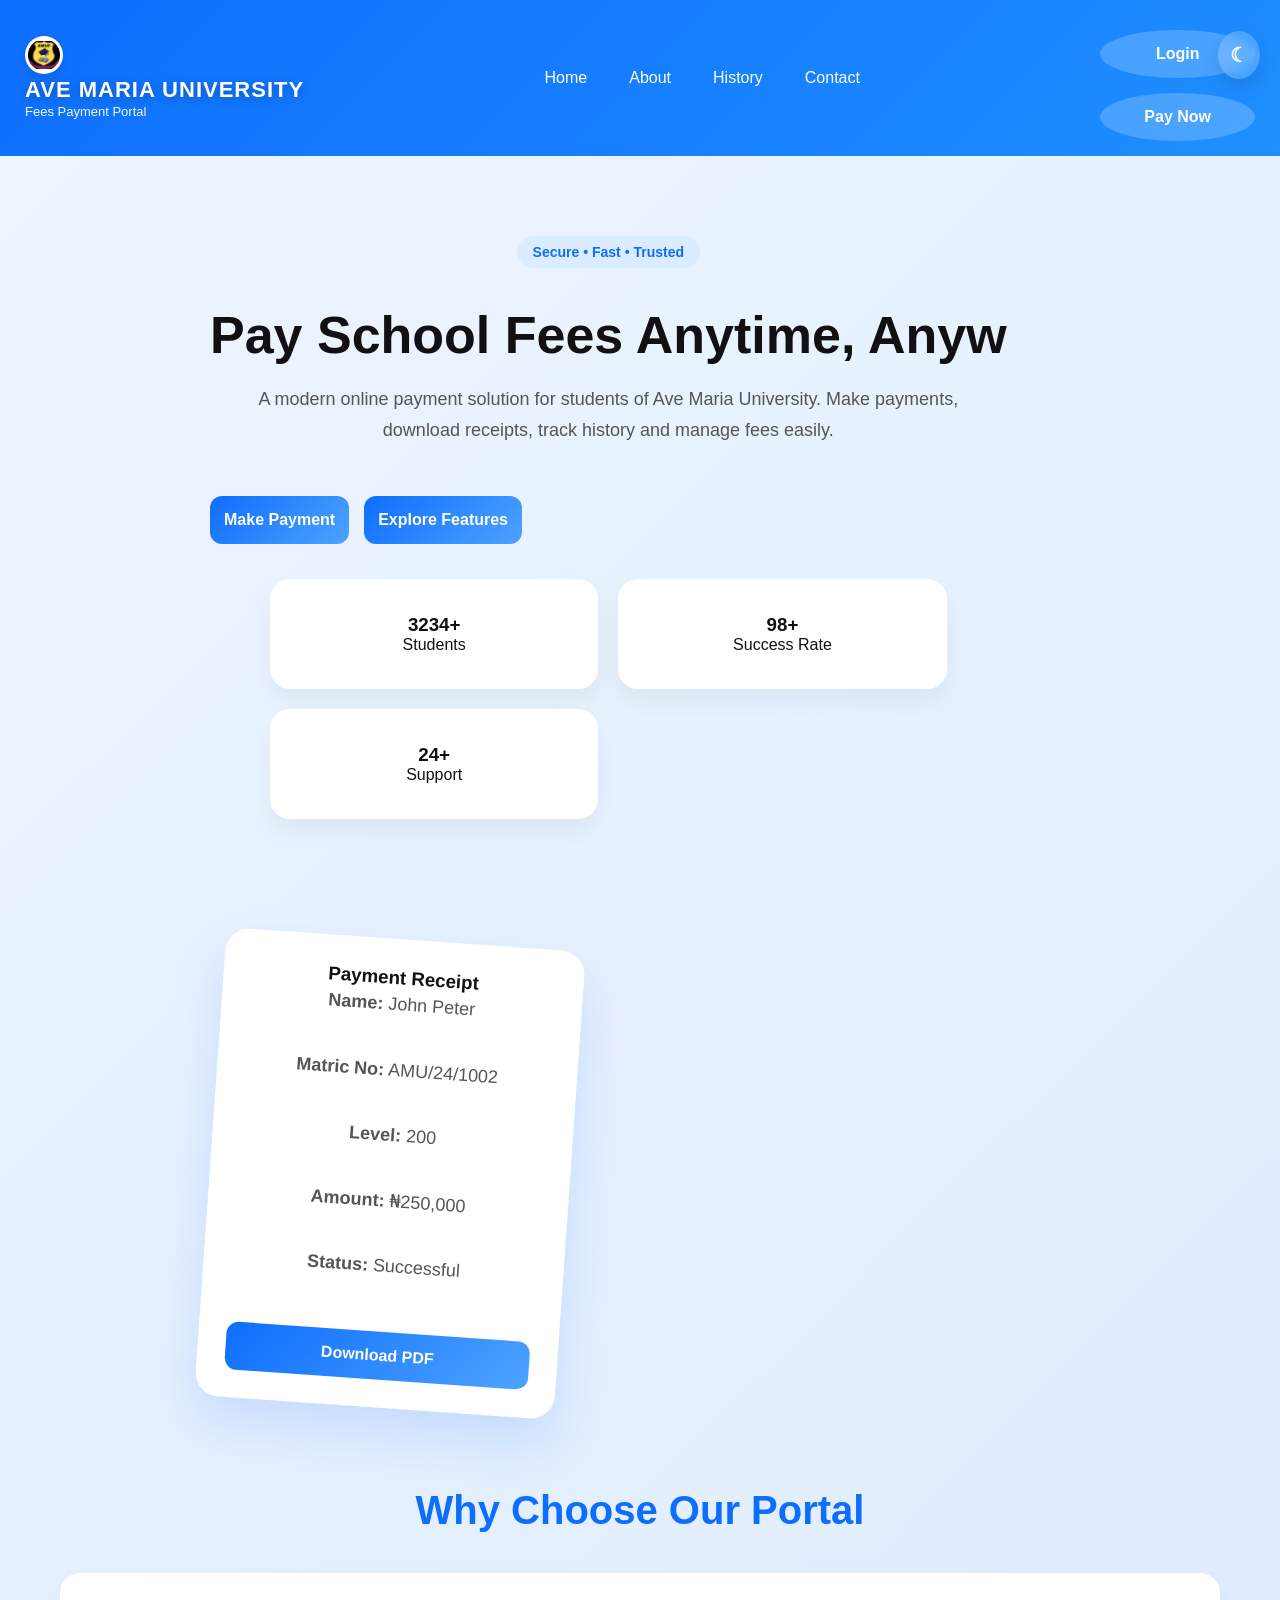
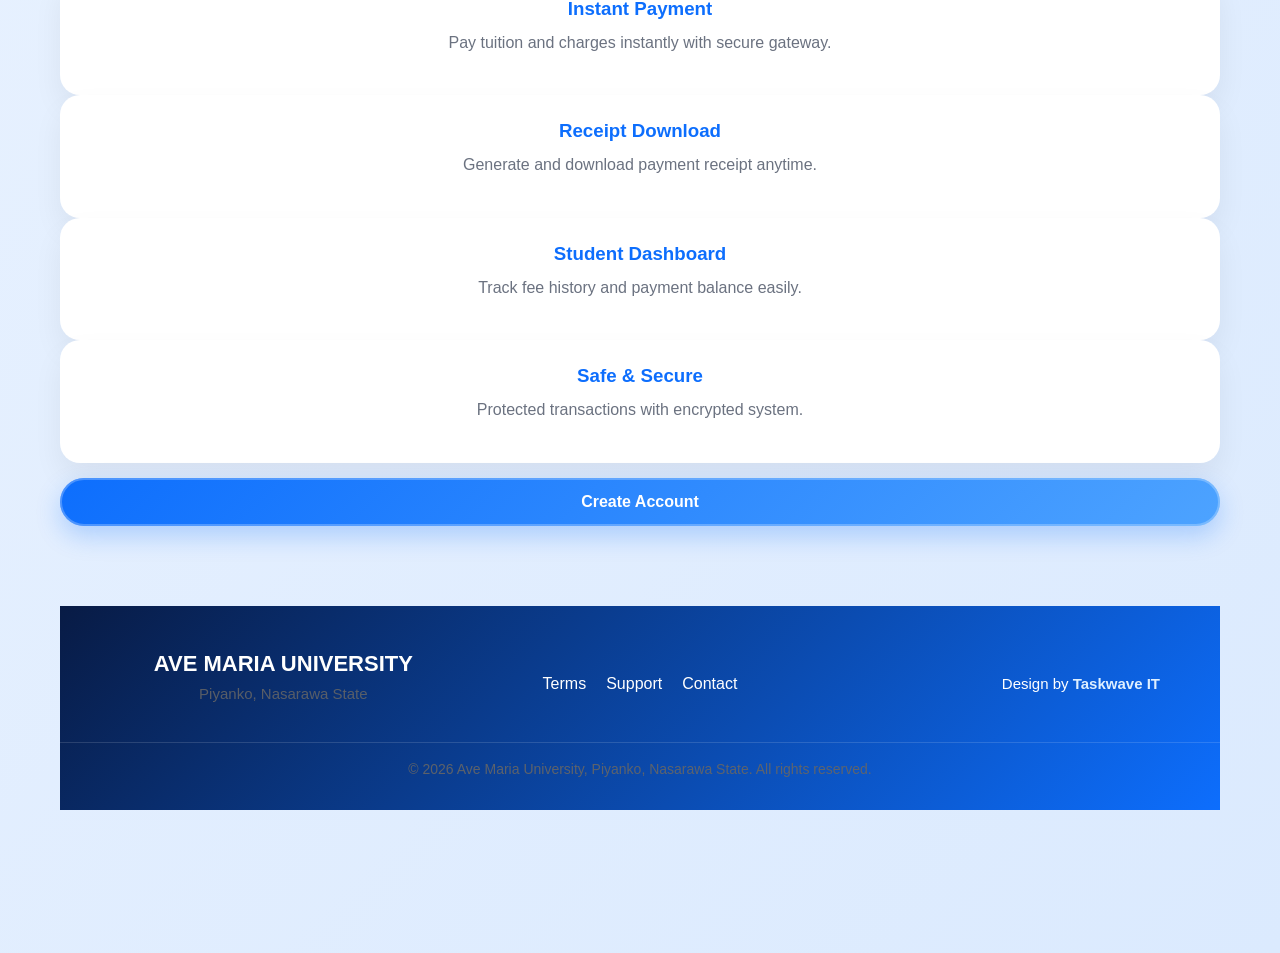
<file: index.html>
<!DOCTYPE html>
<html lang="en">
<head>
<meta charset="UTF-8">
<meta name="viewport" content="width=device-width, initial-scale=1.0">
<title>Ave Maria University Fees Portal</title>
<link rel="stylesheet" href="style.css">
</head>
<body>

<!-- HEADER -->
<header>
    
<div class="logo">
   <div class="logo">
    <img src="logo.jpg" alt="Logo">

    <div class="logo-text">
        <h2>AVE MARIA UNIVERSITY</h2>
        <span>Fees Payment Portal</span>
    </div>
</div>
</div>
<button class="theme-toggle" id="themeToggle" title="Toggle Theme">
    ☾
</button>
    <nav>
        <a href="index.html">Home</a>
        <a href="about.html">About</a>
        <a href="payment history.html">History</a>
        <a href="contact.html">Contact</a>
        
    

    </nav>

    <div class="buttons">
        <a href="login.html"><button class="login">Login</button></a>
        <a href="paynow.html"><button class="register">Pay Now</button></a>
    </div>
</header>

<!-- HERO -->
<section class="hero">

    <div class="hero-left">
        <span class="tag">Secure • Fast • Trusted</span>
        <h1>Pay School Fees <br> Anytime, Anywhere</h1>
        <p>
            A modern online payment solution for students of Ave Maria University.
            Make payments, download receipts, track history and manage fees easily.
        </p>

        <div class="hero-btns">
            <a href="paynow.html"><button class="primary">Make Payment</button></a>
            <a href="features.html"><button class="secondary">Explore Features</button></a>
        </div>

        <!-- STATS -->
        <div class="stats">
            <div class="box">
                <h3>5k+</h3>
                <span>Students</span>
            </div>

            <div class="box">
                <h3>98%</h3>
                <span>Success Rate</span>
            </div>

            <div class="box">
                <h3>24/7</h3>
                <span>Support</span>
            </div>
        </div>
    </div>

    <!-- FLOATING RECEIPT -->
    <div class="hero-right">
        <div class="receipt-card">
            <h3>Payment Receipt</h3>
            <p><strong>Name:</strong> John Peter</p>
            <p><strong>Matric No:</strong> AMU/24/1002</p>
            <p><strong>Level:</strong> 200</p>
            <p><strong>Amount:</strong> ₦250,000</p>
            <p><strong>Status:</strong> Successful</p>
            <button>Download PDF</button>
        </div>
    </div>

</section>

<!-- FEATURES -->
<section class="features">

    <h2>Why Choose Our Portal</h2>

    <div class="cards">

        <div class="card">
            <h3>Instant Payment</h3>
            <p>Pay tuition and charges instantly with secure gateway.</p>
        </div>

        <div class="card">
            <h3>Receipt Download</h3>
            <p>Generate and download payment receipt anytime.</p>
        </div>

        <div class="card">
            <h3>Student Dashboard</h3>
            <p>Track fee history and payment balance easily.</p>
        </div>

        <div class="card">
            <h3>Safe & Secure</h3>
            <p>Protected transactions with encrypted system.</p>
        </div>

    </div>
    <a href="register.html">
    <button class="create-account-btn" id="createAccountBtn">
        <span>Create Account</span>
    </button>
</a>
<!-- FOOTER -->
<footer class="footer">

    <div class="footer-top">

        <div class="footer-brand">
            <h3>AVE MARIA UNIVERSITY</h3>
            <p>Piyanko, Nasarawa State</p>
        </div>

        <div class="footer-links">
            <a href="terms.html">Terms</a>
            <a href="support.html">Support</a>
            <a href="contact.html">Contact</a>
        </div>

        <div class="footer-credit">
            <span>Design by <strong>Taskwave IT</strong></span>
        </div>

    </div>

    <div class="footer-bottom">
        <p id="copyright"></p>
    </div>

</footer>
<script src="script.js"></script>
</section>

</body>
</html>
</file>
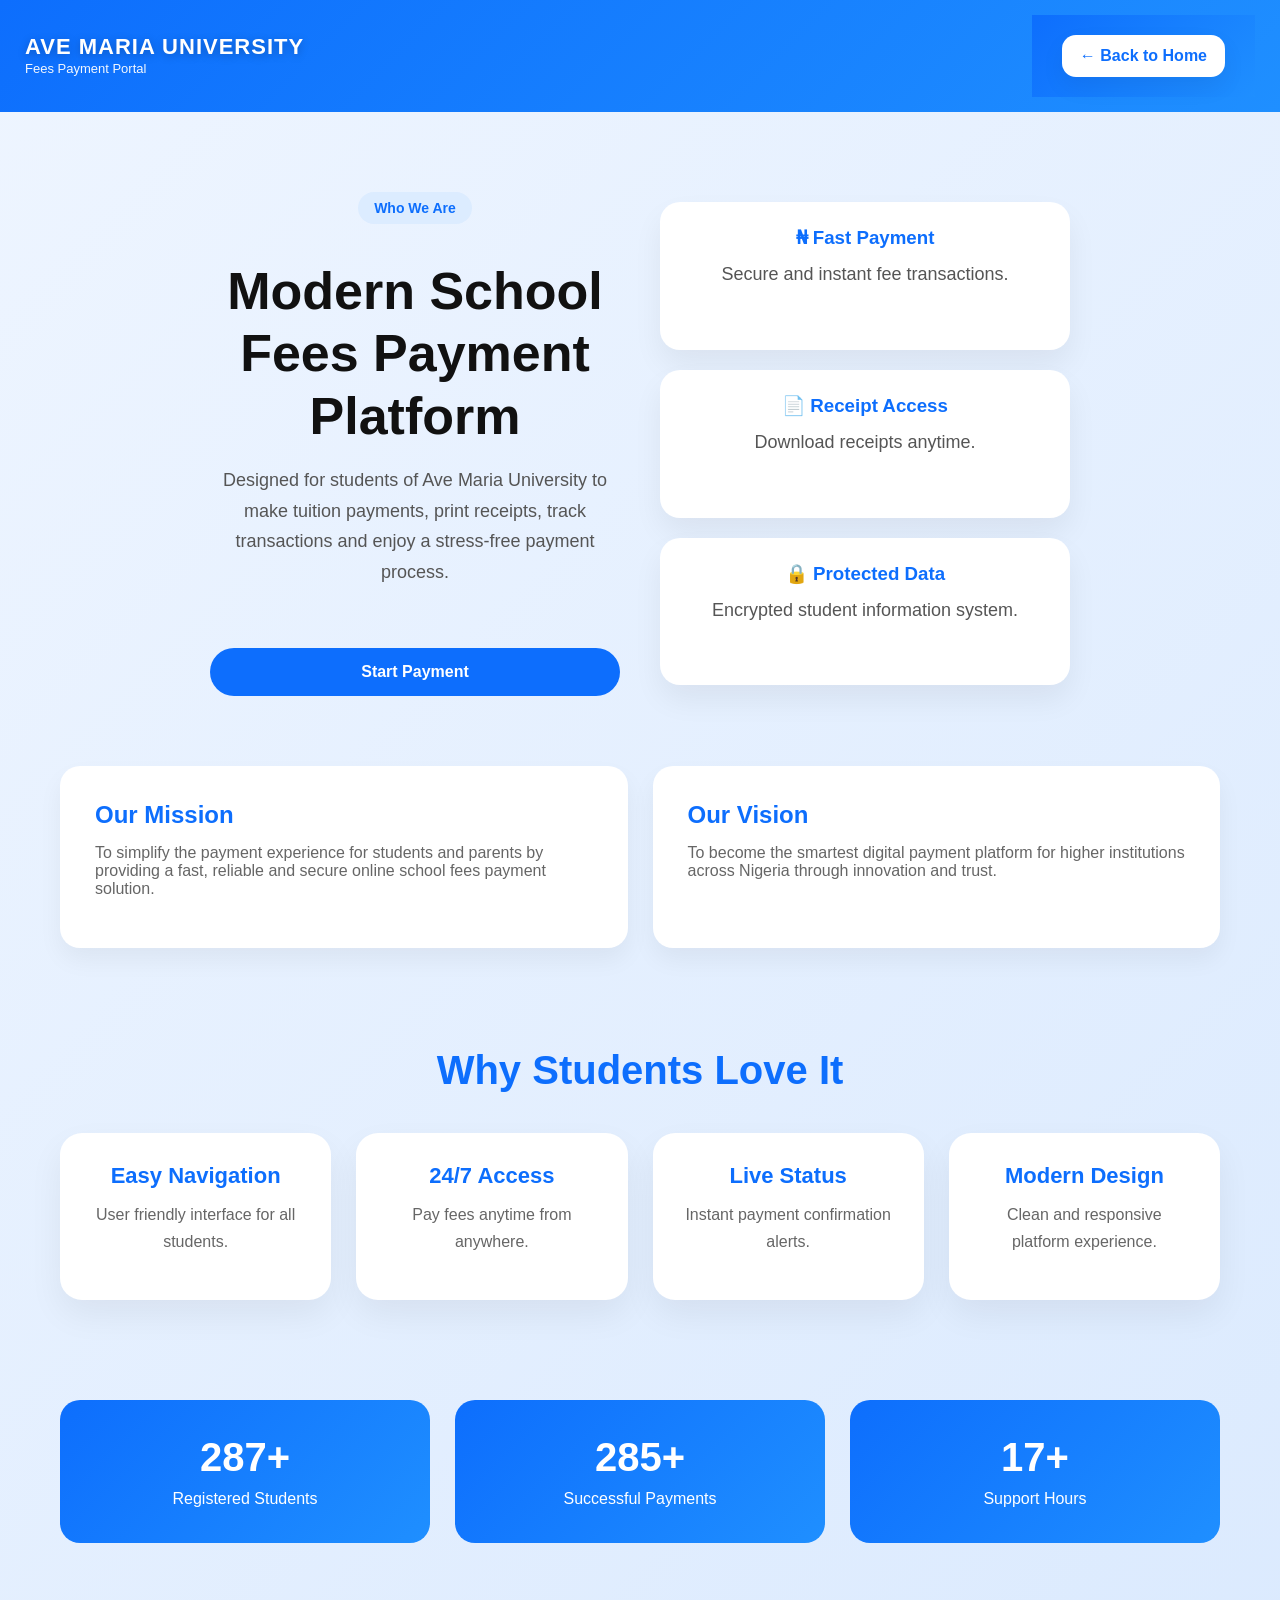
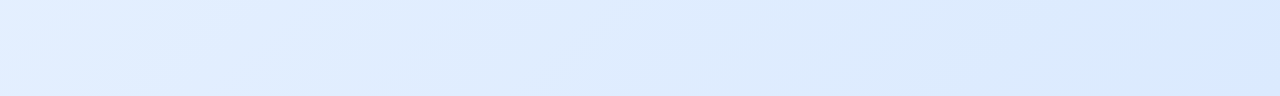
<file: About.html>
<!DOCTYPE html>
<html lang="en">
<head>
<meta charset="UTF-8">
<meta name="viewport" content="width=device-width, initial-scale=1.0">
<title>About Us | Ave Maria University Fees Portal</title>
<link rel="stylesheet" href="style.css">

<body>

<!-- HEADER -->
<header>

    <div class="logo-text">
        <h2>AVE MARIA UNIVERSITY</h2>
        <span>Fees Payment Portal</span>
    </div>
</div>

    <header class="topbar">
    <a href="index.html" class="back-home">← Back to Home</a>
</header>

        
    </nav>
</header>

<!-- HERO -->
<section class="hero">
    <div class="hero-text">
        <span class="tag">Who We Are</span>
        <h1>Modern School Fees Payment Platform</h1>
        <p>
            Designed for students of Ave Maria University to make tuition payments,
            print receipts, track transactions and enjoy a stress-free payment process.
        </p>

        <a href="payment.html">
            <button>Start Payment</button>
        </a>
    </div>

    <div class="hero-card">
        <div class="card">
            <h3>₦ Fast Payment</h3>
            <p>Secure and instant fee transactions.</p>
        </div>

        <div class="card">
            <h3>📄 Receipt Access</h3>
            <p>Download receipts anytime.</p>
        </div>

        <div class="card">
            <h3>🔒 Protected Data</h3>
            <p>Encrypted student information system.</p>
        </div>
    </div>
</section>

<!-- ABOUT -->
<section class="about-section">

    <div class="box">
        <h2>Our Mission</h2>
        <p>
            To simplify the payment experience for students and parents by providing
            a fast, reliable and secure online school fees payment solution.
        </p>
    </div>

    <div class="box">
        <h2>Our Vision</h2>
        <p>
            To become the smartest digital payment platform for higher institutions
            across Nigeria through innovation and trust.
        </p>
    </div>

</section>

<!-- FEATURES -->
<section class="features">

    <h2>Why Students Love It</h2>

    <div class="grid">

        <div class="feature-card">
            <h3>Easy Navigation</h3>
            <p>User friendly interface for all students.</p>
        </div>

        <div class="feature-card">
            <h3>24/7 Access</h3>
            <p>Pay fees anytime from anywhere.</p>
        </div>

        <div class="feature-card">
            <h3>Live Status</h3>
            <p>Instant payment confirmation alerts.</p>
        </div>

        <div class="feature-card">
            <h3>Modern Design</h3>
            <p>Clean and responsive platform experience.</p>
        </div>

    </div>

</section>

<!-- COUNTER -->
<section class="counter-section">

    <div class="counter-box">
        <h3 id="students">0</h3>
        <span>Registered Students</span>
    </div>

    <div class="counter-box">
        <h3 id="payments">0</h3>
        <span>Successful Payments</span>
    </div>

    <div class="counter-box">
        <h3 id="support">0</h3>
        <span>Support Hours</span>
    </div>

</section>

<script src="script.js"></script>
</body>
</html>
</file>
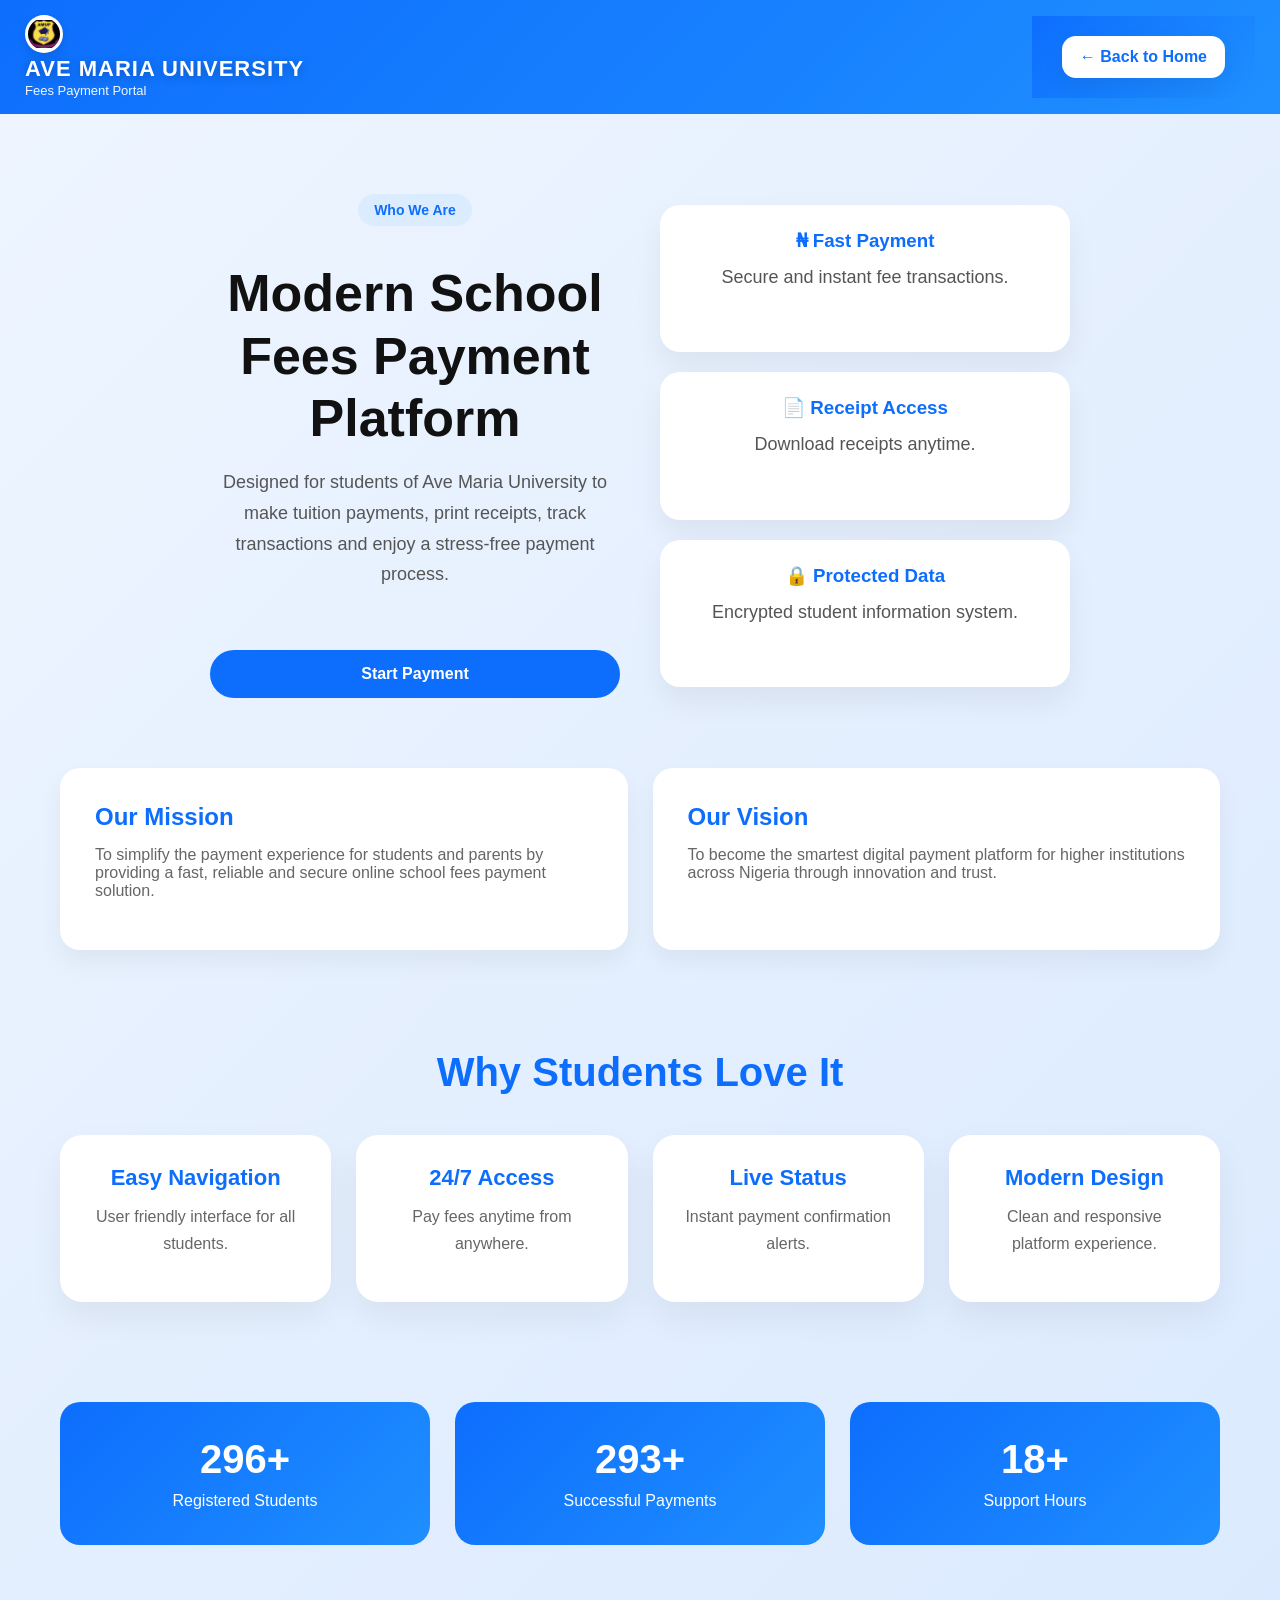
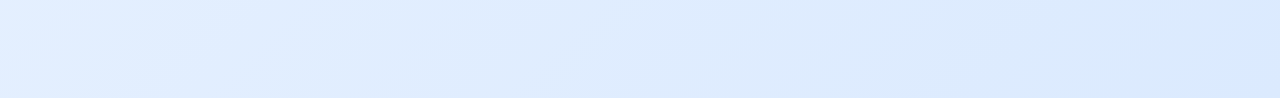
<file: about.html>
<!DOCTYPE html>
<html lang="en">
<head>
<meta charset="UTF-8">
<meta name="viewport" content="width=device-width, initial-scale=1.0">
<title>About Us | Ave Maria University Fees Portal</title>
<link rel="stylesheet" href="style.css">

<body>

<!-- HEADER -->
<header>
    <div class="logo">
    <img src="logo.jpg" alt="Logo">

    <div class="logo-text">
        <h2>AVE MARIA UNIVERSITY</h2>
        <span>Fees Payment Portal</span>
    </div>
</div>

    <header class="topbar">
    <a href="index.html" class="back-home">← Back to Home</a>
</header>

        
    </nav>
</header>

<!-- HERO -->
<section class="hero">
    <div class="hero-text">
        <span class="tag">Who We Are</span>
        <h1>Modern School Fees Payment Platform</h1>
        <p>
            Designed for students of Ave Maria University to make tuition payments,
            print receipts, track transactions and enjoy a stress-free payment process.
        </p>

        <a href="payment.html">
            <button>Start Payment</button>
        </a>
    </div>

    <div class="hero-card">
        <div class="card">
            <h3>₦ Fast Payment</h3>
            <p>Secure and instant fee transactions.</p>
        </div>

        <div class="card">
            <h3>📄 Receipt Access</h3>
            <p>Download receipts anytime.</p>
        </div>

        <div class="card">
            <h3>🔒 Protected Data</h3>
            <p>Encrypted student information system.</p>
        </div>
    </div>
</section>

<!-- ABOUT -->
<section class="about-section">

    <div class="box">
        <h2>Our Mission</h2>
        <p>
            To simplify the payment experience for students and parents by providing
            a fast, reliable and secure online school fees payment solution.
        </p>
    </div>

    <div class="box">
        <h2>Our Vision</h2>
        <p>
            To become the smartest digital payment platform for higher institutions
            across Nigeria through innovation and trust.
        </p>
    </div>

</section>

<!-- FEATURES -->
<section class="features">

    <h2>Why Students Love It</h2>

    <div class="grid">

        <div class="feature-card">
            <h3>Easy Navigation</h3>
            <p>User friendly interface for all students.</p>
        </div>

        <div class="feature-card">
            <h3>24/7 Access</h3>
            <p>Pay fees anytime from anywhere.</p>
        </div>

        <div class="feature-card">
            <h3>Live Status</h3>
            <p>Instant payment confirmation alerts.</p>
        </div>

        <div class="feature-card">
            <h3>Modern Design</h3>
            <p>Clean and responsive platform experience.</p>
        </div>

    </div>

</section>

<!-- COUNTER -->
<section class="counter-section">

    <div class="counter-box">
        <h3 id="students">0</h3>
        <span>Registered Students</span>
    </div>

    <div class="counter-box">
        <h3 id="payments">0</h3>
        <span>Successful Payments</span>
    </div>

    <div class="counter-box">
        <h3 id="support">0</h3>
        <span>Support Hours</span>
    </div>

</section>

<script src="script.js"></script>
</body>
</html>
</file>
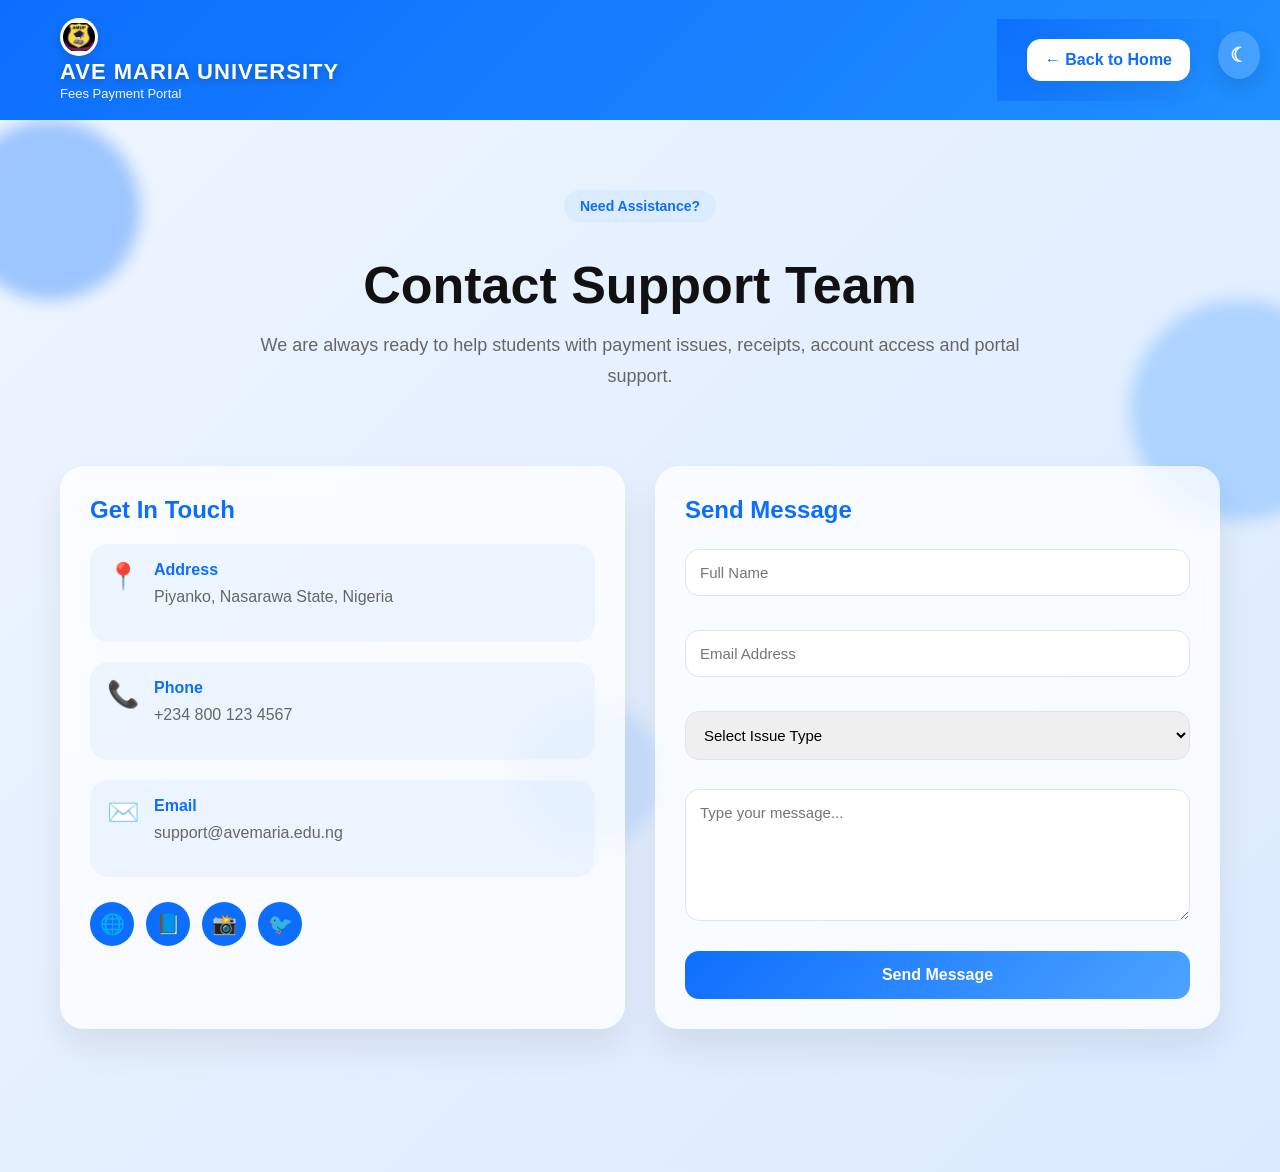
<file: contact.html>
<!DOCTYPE html>
<html lang="en">
<head>
<meta charset="UTF-8">
<meta name="viewport" content="width=device-width, initial-scale=1.0">
<title>Contact Us | Ave Maria University</title>
<link rel="stylesheet" href="style.css">
</head>
<body>

<!-- FLOATING SHAPES -->
<div class="float shape1"></div>
<div class="float shape2"></div>
<div class="float shape3"></div>

<!-- HEADER -->
<header class="header">
    <div class="logo">
        <img src="logo.jpg" alt="Logo">
        <div class="logo-text">
            <h2>AVE MARIA UNIVERSITY</h2>
            <span>Fees Payment Portal</span>
        </div>
    </div>

    <header class="topbar">
    <a href="index.html" class="back-home">← Back to Home</a>
</header>


    <button id="themeToggle" class="theme-toggle">☾</button>
</header>

<!-- HERO -->
<section class="contact-hero">
    <span class="tag">Need Assistance?</span>
    <h1>Contact Support Team</h1>
    <p>
        We are always ready to help students with payment issues,
        receipts, account access and portal support.
    </p>
</section>

<!-- CONTACT AREA -->
<section class="contact-wrap">

    <!-- LEFT -->
    <div class="contact-info glass">

        <h2>Get In Touch</h2>

        <div class="info-box">
            <span>📍</span>
            <div>
                <h4>Address</h4>
                <p>Piyanko, Nasarawa State, Nigeria</p>
            </div>
        </div>

        <div class="info-box">
            <span>📞</span>
            <div>
                <h4>Phone</h4>
                <p>+234 800 123 4567</p>
            </div>
        </div>

        <div class="info-box">
            <span>✉️</span>
            <div>
                <h4>Email</h4>
                <p>support@avemaria.edu.ng</p>
            </div>
        </div>

        <div class="socials">
            <a href="#">🌐</a>
            <a href="#">📘</a>
            <a href="#">📸</a>
            <a href="#">🐦</a>
        </div>

    </div>

    <!-- RIGHT -->
    <div class="contact-form glass">

        <h2>Send Message</h2>

        <form id="contactForm">

            <input type="text" placeholder="Full Name" required>
            <input type="email" placeholder="Email Address" required>

            <select required>
                <option value="">Select Issue Type</option>
                <option>Payment Issue</option>
                <option>Receipt Request</option>
                <option>Login Problem</option>
                <option>General Enquiry</option>
            </select>

            <textarea rows="6" placeholder="Type your message..." required></textarea>

            <button type="submit">Send Message</button>

        </form>

    </div>

</section>

<script src="script.js"></script>
</body>
</html>
</file>
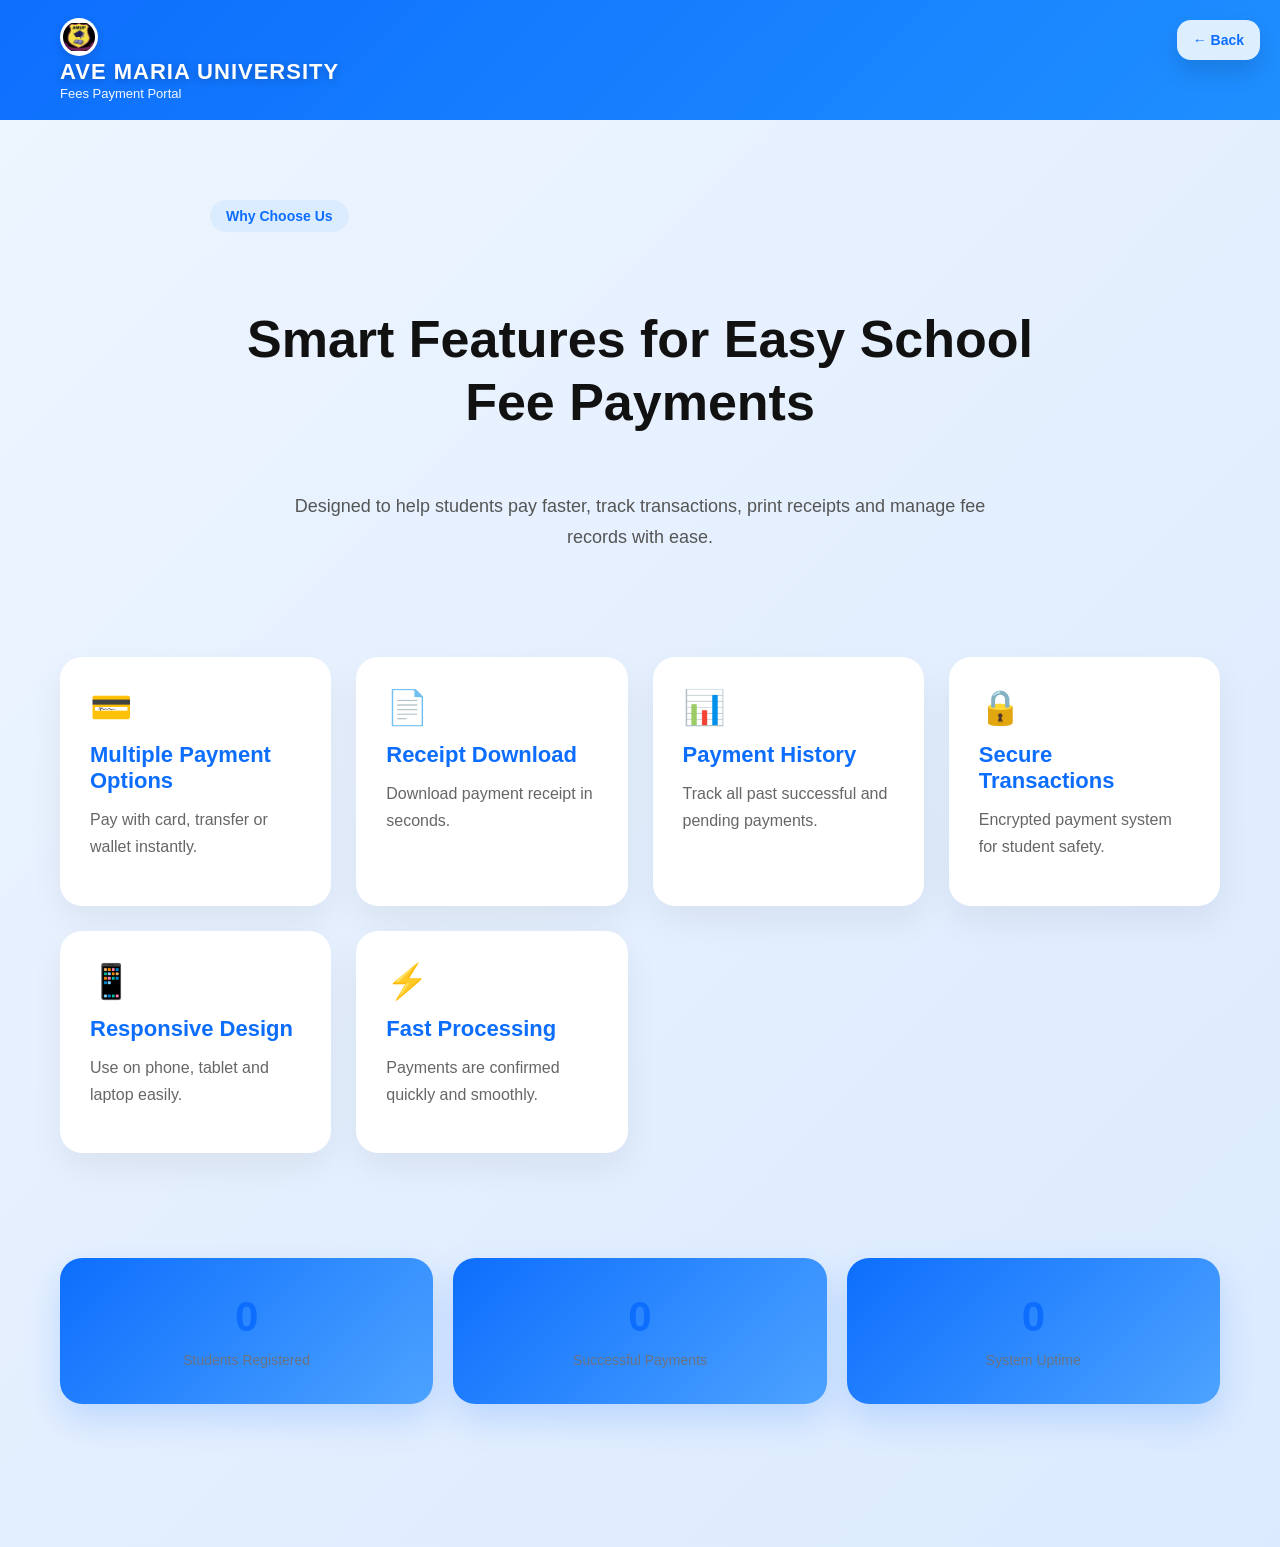
<file: features.html>
<!DOCTYPE html>
<html lang="en">
<head>
<meta charset="UTF-8">
<meta name="viewport" content="width=device-width, initial-scale=1.0">
<title>Features | Ave Maria University Fees Portal</title>
<link rel="stylesheet" href="style.css">
</head>
<body>

<header class="header">
    <div class="logo">
    <img src="logo.jpg" alt="Logo">

    <div class="logo-text">
        <h2>AVE MARIA UNIVERSITY</h2>
        <span>Fees Payment Portal</span>
    </div>


  <a href="index.html" class="float-back">← Back</a>

    
</header>

<!-- HERO -->
<section class="hero">
    <span class="tag">Why Choose Us</span>
    <h1>Smart Features for Easy School Fee Payments</h1>
    <p>
        Designed to help students pay faster, track transactions,
        print receipts and manage fee records with ease.
    </p>
</section>

<!-- FEATURE GRID -->
<section class="feature-section">

    <div class="feature-card reveal">
        <div class="icon">💳</div>
        <h3>Multiple Payment Options</h3>
        <p>Pay with card, transfer or wallet instantly.</p>
    </div>

    <div class="feature-card reveal">
        <div class="icon">📄</div>
        <h3>Receipt Download</h3>
        <p>Download payment receipt in seconds.</p>
    </div>

    <div class="feature-card reveal">
        <div class="icon">📊</div>
        <h3>Payment History</h3>
        <p>Track all past successful and pending payments.</p>
    </div>

    <div class="feature-card reveal">
        <div class="icon">🔒</div>
        <h3>Secure Transactions</h3>
        <p>Encrypted payment system for student safety.</p>
    </div>

    <div class="feature-card reveal">
        <div class="icon">📱</div>
        <h3>Responsive Design</h3>
        <p>Use on phone, tablet and laptop easily.</p>
    </div>

    <div class="feature-card reveal">
        <div class="icon">⚡</div>
        <h3>Fast Processing</h3>
        <p>Payments are confirmed quickly and smoothly.</p>
    </div>

</section>

<!-- STATS -->
<section class="stats">

    <div class="stat-box">
        <h2 id="count1">0</h2>
        <span>Students Registered</span>
    </div>

    <div class="stat-box">
        <h2 id="count2">0</h2>
        <span>Successful Payments</span>
    </div>

    <div class="stat-box">
        <h2 id="count3">0</h2>
        <span>System Uptime</span>
    </div>

</section>

<script src="script.js"></script>
</body>
</html>
</file>
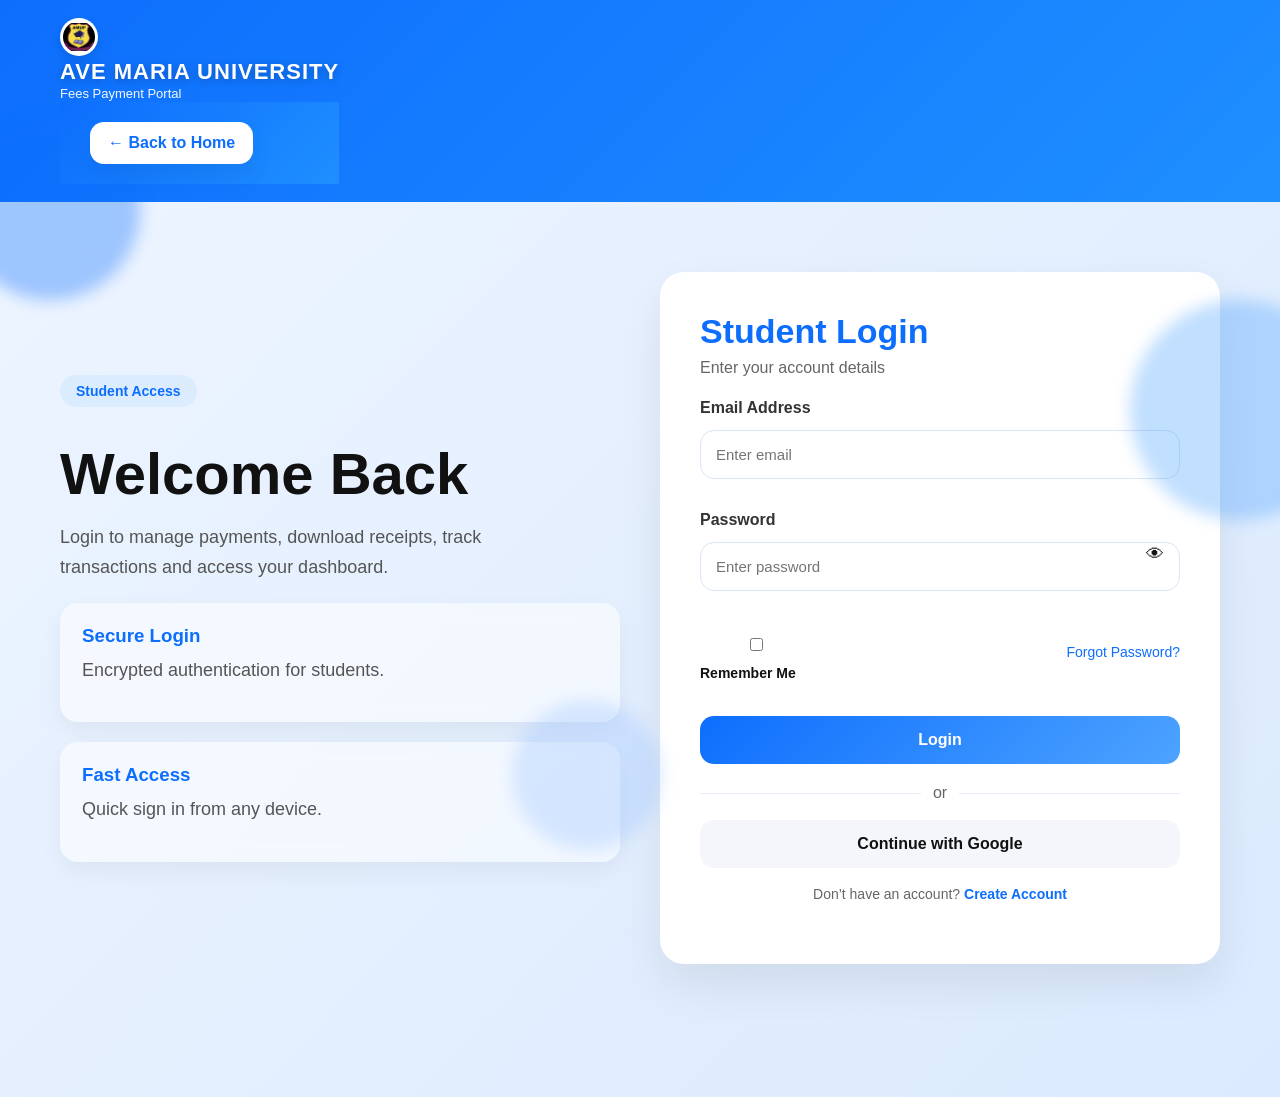
<file: login.html>
<!DOCTYPE html>
<html lang="en">
<head>
<meta charset="UTF-8">
<meta name="viewport" content="width=device-width, initial-scale=1.0">
<title>Login | Ave Maria University Fees Portal</title>
<link rel="stylesheet" href="style.css">
</head>
<body>

    <!-- FLOATING SHAPES -->
<div class="float shape1"></div>
<div class="float shape2"></div>
<div class="float shape3"></div>


<!-- HEADER -->
<header class="header">
   <div class="logo">
    <img src="logo.jpg" alt="Logo">

    <div class="logo-text">
        <h2>AVE MARIA UNIVERSITY</h2>
        <span>Fees Payment Portal</span>
    </div>



    <header class="topbar">
    <a href="index.html" class="back-home">← Back to Home</a>
</header>


    
</header>

<!-- LOGIN SECTION -->
<section class="login-wrapper">

    <!-- LEFT SIDE -->
    <div class="login-info">
        <span class="tag">Student Access</span>
        <h1>Welcome Back</h1>
        <p>
            Login to manage payments, download receipts,
            track transactions and access your dashboard.
        </p>

        <div class="glass-card">
            <h3>Secure Login</h3>
            <p>Encrypted authentication for students.</p>
        </div>

        <div class="glass-card">
            <h3>Fast Access</h3>
            <p>Quick sign in from any device.</p>
        </div>
    </div>

    <!-- RIGHT SIDE -->
    <div class="login-card">

        <h2>Student Login</h2>
        <p>Enter your account details</p>

        <form id="loginForm">

            <div class="input-group">
                <label>Email Address</label>
                <input type="email" id="email" placeholder="Enter email">
            </div>

            <div class="input-group">
                <label>Password</label>
                <div class="password-box">
                    <input type="password" id="password" placeholder="Enter password">
                    <span id="togglePassword">👁</span>
                </div>
            </div>

            <div class="options">
                <label>
                    <input type="checkbox">
                    Remember Me
                </label>

                <a href="#">Forgot Password?</a>
            </div>

            <button type="submit" class="login-btn">Login</button>

        </form>

        <div class="divider">
            <span>or</span>
        </div>

        <button class="google-btn">Continue with Google</button>

        <p class="bottom-text">
            Don’t have an account?
            <a href="register.html">Create Account</a>
        </p>

    </div>

</section>

<script src="script.js"></script>
</body>
</html>
</file>
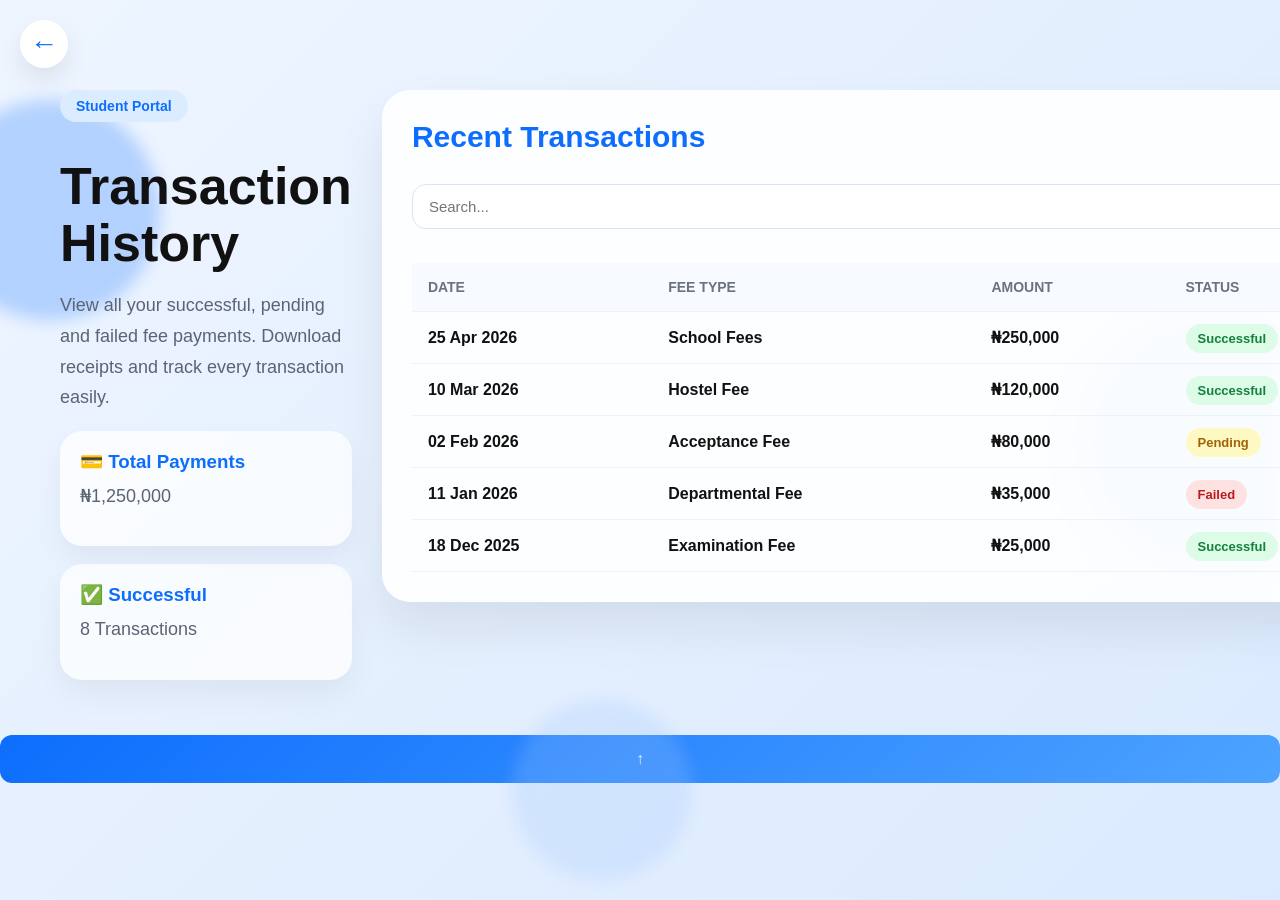
<file: payment history.html>
<!DOCTYPE html>
<html lang="en">
<head>
<meta charset="UTF-8">
<meta name="viewport" content="width=device-width, initial-scale=1.0">
<title>Transaction History | Ave Maria University</title>
<link rel="stylesheet" href="style.css">
</head>
<body>

<!-- BACK ARROW ONLY -->
<a href="index.html" class="back-arrow">←</a>

<!-- FLOATING BG -->
<div class="blob blob1"></div>
<div class="blob blob2"></div>
<div class="blob blob3"></div>

<section class="history-wrap">

    <!-- LEFT INFO -->
    <div class="history-side">
        <span class="tag">Student Portal</span>
        <h1>Transaction History</h1>
        <p>
            View all your successful, pending and failed fee payments.
            Download receipts and track every transaction easily.
        </p>

        <div class="mini-box">
            <h3>💳 Total Payments</h3>
            <p>₦1,250,000</p>
        </div>

        <div class="mini-box">
            <h3>✅ Successful</h3>
            <p>8 Transactions</p>
        </div>
    </div>

    <!-- RIGHT TABLE -->
    <div class="history-card">

        <div class="top-row">
            <h2>Recent Transactions</h2>
            <input type="text" id="searchInput" placeholder="Search...">
        </div>

        <div class="table-wrap">

            <table>
                <thead>
                    <tr>
                        <th>Date</th>
                        <th>Fee Type</th>
                        <th>Amount</th>
                        <th>Status</th>
                    </tr>
                </thead>

                <tbody id="historyTable">

                    <tr>
                        <td>25 Apr 2026</td>
                        <td>School Fees</td>
                        <td>₦250,000</td>
                        <td><span class="success">Successful</span></td>
                    </tr>

                    <tr>
                        <td>10 Mar 2026</td>
                        <td>Hostel Fee</td>
                        <td>₦120,000</td>
                        <td><span class="success">Successful</span></td>
                    </tr>

                    <tr>
                        <td>02 Feb 2026</td>
                        <td>Acceptance Fee</td>
                        <td>₦80,000</td>
                        <td><span class="pending">Pending</span></td>
                    </tr>

                    <tr>
                        <td>11 Jan 2026</td>
                        <td>Departmental Fee</td>
                        <td>₦35,000</td>
                        <td><span class="failed">Failed</span></td>
                    </tr>

                    <tr>
                        <td>18 Dec 2025</td>
                        <td>Examination Fee</td>
                        <td>₦25,000</td>
                        <td><span class="success">Successful</span></td>
                    </tr>

                </tbody>
            </table>

        </div>

    </div>

</section>

<script src="script.js"></script>
</body>
</html>
</file>
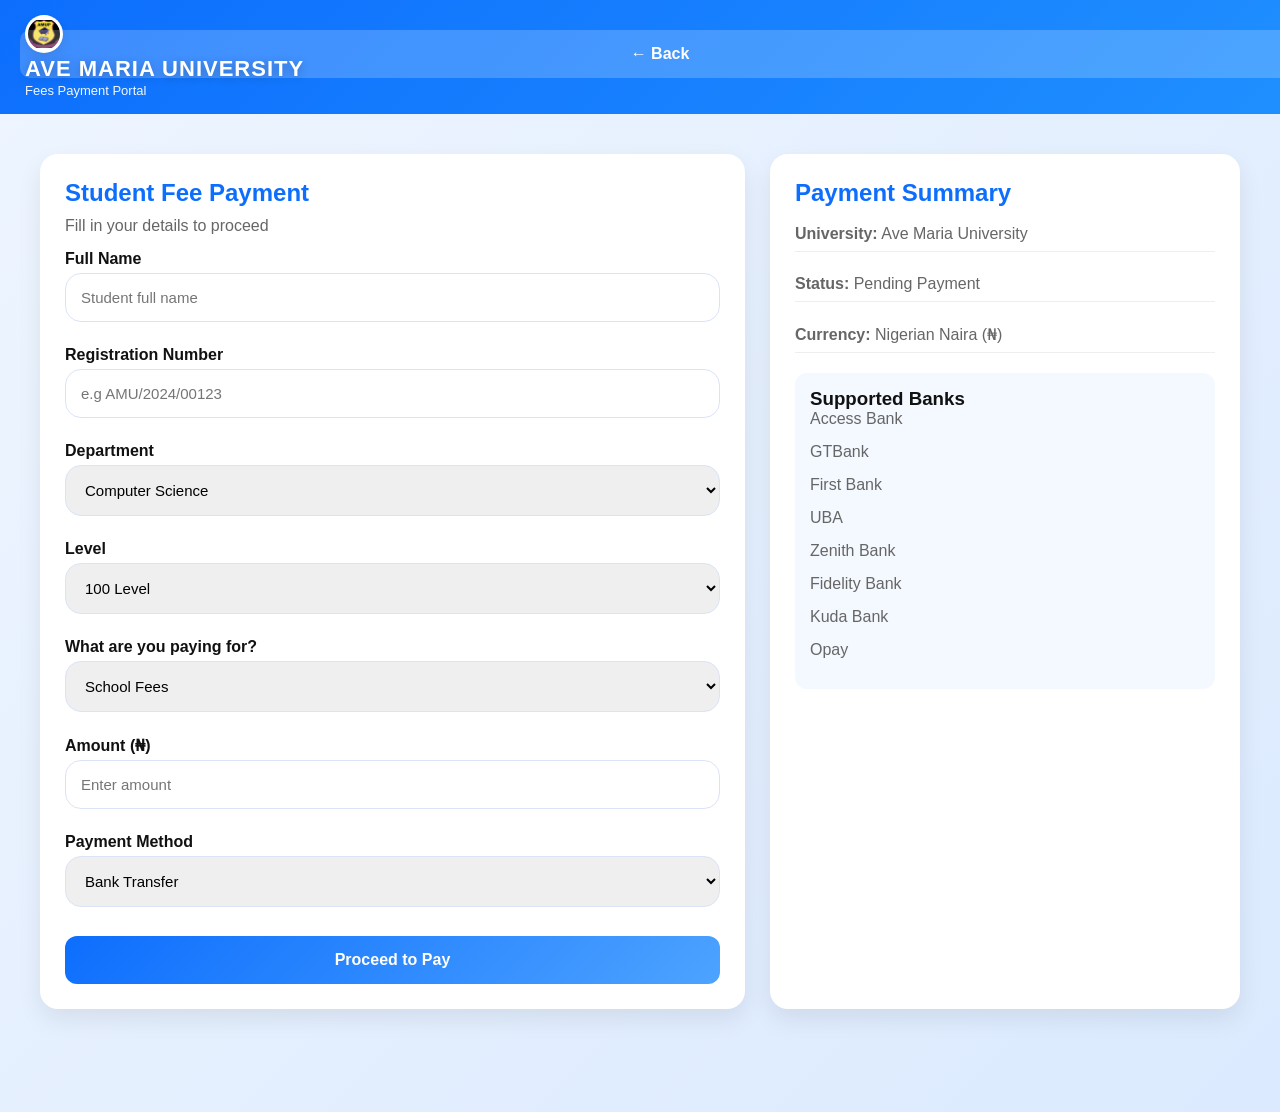
<file: paynow.html>
<!DOCTYPE html>
<html lang="en">
<head>
<meta charset="UTF-8">
<meta name="viewport" content="width=device-width, initial-scale=1.0">
<title>Pay Fees | Ave Maria University</title>
<link rel="stylesheet" href="style.css">

<body>

<header>
   <div class="logo">
    <img src="logo.jpg" alt="Logo">

    <div class="logo-text">
        <h2>AVE MARIA UNIVERSITY</h2>
        <span>Fees Payment Portal</span>
    </div>
    
    <button class="back-btn" onclick="goBack()">← Back</button>
</header>

<section class="container">

    <!-- LEFT: FORM -->
    <div class="form-box">

        <h2>Student Fee Payment</h2>
        <p>Fill in your details to proceed</p>

        <form id="payForm">

            <label>Full Name</label>
            <input type="text" placeholder="Student full name">

            <label>Registration Number</label>
            <input type="text" placeholder="e.g AMU/2024/00123">

            <label>Department</label>
            <select>
                <option>Computer Science</option>
                <option>Accounting</option>
                <option>Mass Communication</option>
                <option>Business Administration</option>
                <option>Law</option>
                <option>Microbiology</option>
                <option>Nursing</option>
            </select>

            <label>Level</label>
            <select>
                <option>100 Level</option>
                <option>200 Level</option>
                <option>300 Level</option>
                <option>400 Level</option>
                <option>500 Level</option>
            </select>

            <label>What are you paying for?</label>
            <select>
                <option>School Fees</option>
                <option>Acceptance Fee</option>
                <option>Hostel Fee</option>
                <option>Departmental Fee</option>
                <option>Examination Fee</option>
            </select>

            <label>Amount (₦)</label>
            <input type="number" placeholder="Enter amount">

            <label>Payment Method</label>
            <select id="method">
                <option>Bank Transfer</option>
                <option>Card Payment</option>
                <option>Wallet</option>
            </select>

            <button type="submit">Proceed to Pay</button>

        </form>

    </div>

    <!-- RIGHT: SUMMARY -->
    <div class="summary-box">

        <h2>Payment Summary</h2>

        <div class="summary">
            <p><b>University:</b> Ave Maria University</p>
            <p><b>Status:</b> Pending Payment</p>
            <p><b>Currency:</b> Nigerian Naira (₦)</p>
        </div>

        <div class="bank-box">

            <h3>Supported Banks</h3>

            <p>Access Bank</p>
            <p>GTBank</p>
            <p>First Bank</p>
            <p>UBA</p>
            <p>Zenith Bank</p>
            <p>Fidelity Bank</p>
            <p>Kuda Bank</p>
            <p>Opay</p>

        </div>

    </div>

</section>

<script src="script.js"></script>
</body>
</html>
</file>
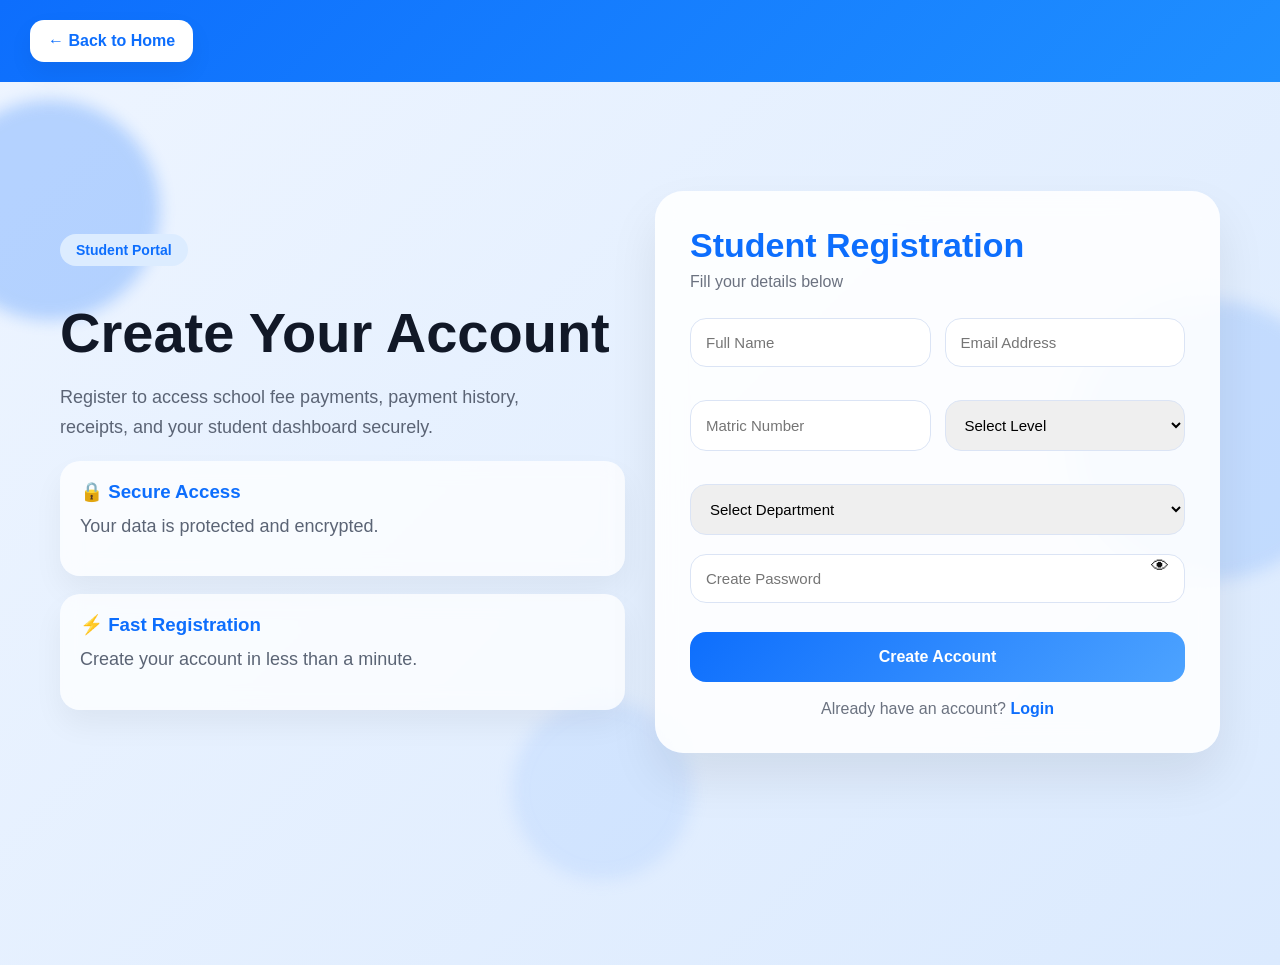
<file: Register.html>
<!DOCTYPE html>
<html lang="en">
<head>
<meta charset="UTF-8">
<meta name="viewport" content="width=device-width, initial-scale=1.0">
<title>Register | Ave Maria University</title>
<link rel="stylesheet" href="style.css">
</head>
<body>

<!-- FLOATING BACKGROUND -->
<div class="blob blob1"></div>
<div class="blob blob2"></div>
<div class="blob blob3"></div>

<!-- TOP BAR -->
<header class="topbar">
    <a href="index.html" class="back-home">← Back to Home</a>
</header>

<!-- REGISTER SECTION -->
<section class="register-wrap">

    <!-- LEFT INFO -->
    <div class="welcome-panel">
        <span class="tag">Student Portal</span>
        <h1>Create Your Account</h1>
        <p>
            Register to access school fee payments, payment history,
            receipts, and your student dashboard securely.
        </p>

        <div class="mini-card">
            <h3>🔒 Secure Access</h3>
            <p>Your data is protected and encrypted.</p>
        </div>

        <div class="mini-card">
            <h3>⚡ Fast Registration</h3>
            <p>Create your account in less than a minute.</p>
        </div>
    </div>

    <!-- RIGHT FORM -->
    <div class="form-card">

        <h2>Student Registration</h2>
        <p>Fill your details below</p>

        <form id="registerForm">

            <div class="grid-2">
                <input type="text" placeholder="Full Name" required>
                <input type="email" placeholder="Email Address" required>
            </div>

            <div class="grid-2">
                <input type="text" placeholder="Matric Number" required>

                <select required>
                    <option value="">Select Level</option>
                    <option>100 Level</option>
                    <option>200 Level</option>
                    <option>300 Level</option>
                    <option>400 Level</option>
                    <option>500 Level</option>
                </select>
            </div>

            <select required>
                <option value="">Select Department</option>
                <option>Computer Science</option>
                <option>Accounting</option>
                <option>Law</option>
                <option>Business Administration</option>
                <option>Nursing</option>
                <option>Mass Communication</option>
            </select>

            <div class="password-box">
                <input type="password" id="password" placeholder="Create Password" required>
                <span id="togglePass">👁</span>
            </div>

            <button type="submit" class="btn-register">Create Account</button>

        </form>

        <div class="bottom-link">
            Already have an account?
            <a href="login.html">Login</a>
        </div>

    </div>

</section>

<script src="script.js"></script>
</body>
</html>
</file>
<file: style.css>
*{
margin:0;
padding:0;
box-sizing:border-box;
font-family:Segoe UI, sans-serif;
}

html{
scroll-behavior:smooth;
}

body{
width:100%;
overflow-x:hidden;
}



*{
    margin:0;
    padding:0;
    box-sizing:border-box;
    font-family:'Inter',sans-serif;
}

body{
    background:#f7fbff;
    color:#111827;
}

/* HEADER */
.header{
    padding:18px 70px;
    display:flex;
    justify-content:space-between;
    align-items:center;
    background:linear-gradient(135deg,#0d6efd,#1f7bff);
    color:#fff;
}

.logo h2{
    font-size:22px;
}

.logo span{
    font-size:13px;
    opacity:.9;
}

nav{
    display:flex;
    gap:28px;
}

nav a{
    color:#fff;
    text-decoration:none;
    font-weight:500;
}

.actions{
    display:flex;
    gap:12px;
}

button{
    border:none;
    cursor:pointer;
}

.btn-light{
    background:#fff;
    color:#0d6efd;
    padding:10px 20px;
    border-radius:30px;
    font-weight:700;
}

.btn-outline{
    background:transparent;
    color:#fff;
    border:2px solid #fff;
    padding:10px 20px;
    border-radius:30px;
    font-weight:700;
}

/* HERO */
.hero{
    padding:80px 70px;
    display:grid;
    grid-template-columns:1fr 1fr;
    gap:60px;
    align-items:center;
}

.tag{
    color:#0d6efd;
    font-weight:700;
    margin-bottom:14px;
}

.hero-left h1{
    font-size:58px;
    line-height:1.1;
    margin-bottom:20px;
}

.sub{
    font-size:17px;
    color:#6b7280;
    line-height:1.7;
    max-width:560px;
}

.hero-btns{
    margin-top:28px;
    display:flex;
    gap:15px;
}

.primary-btn{
    background:#0d6efd;
    color:#fff;
    padding:14px 26px;
    border-radius:35px;
    font-weight:700;
}

.secondary-btn{
    background:#e8f1ff;
    color:#0d6efd;
    padding:14px 26px;
    border-radius:35px;
    font-weight:700;
}

.stats{
    display:flex;
    gap:18px;
    margin-top:35px;
}

.stat-box{
    background:#fff;
    padding:18px 24px;
    border-radius:18px;
    box-shadow:0 10px 25px rgba(0,0,0,.05);
}

.stat-box h3{
    color:#0d6efd;
    font-size:28px;
}

.stat-box span{
    color:#6b7280;
    font-size:14px;
}

/* RECEIPT */
.hero-right{
    display:flex;
    justify-content:center;
}

.receipt-card{
    width:360px;
    background:#fff;
    padding:28px;
    border-radius:24px;
    box-shadow:0 25px 50px rgba(13,110,253,.15);
    transform:rotate(4deg);
}

.receipt-top{
    display:flex;
    justify-content:space-between;
    align-items:center;
}

.receipt-top h3{
    font-size:20px;
}

.receipt-top span{
    background:#dcfce7;
    color:#16a34a;
    padding:6px 12px;
    border-radius:20px;
    font-size:13px;
    font-weight:700;
}

.line{
    height:1px;
    background:#e5e7eb;
    margin:18px 0;
}

.receipt-row{
    display:flex;
    justify-content:space-between;
    margin-bottom:16px;
}

.receipt-row p{
    color:#6b7280;
}

.green{
    color:#16a34a;
}

.download-btn{
    margin-top:12px;
    width:100%;
    background:#0d6efd;
    color:#fff;
    padding:14px;
    border-radius:14px;
    font-weight:700;
}

/* FEATURES */
.features{
    padding:40px 70px 90px;
}

.features h2{
    text-align:center;
    font-size:38px;
    margin-bottom:35px;
}

.feature-grid{
    display:grid;
    grid-template-columns:repeat(auto-fit,minmax(230px,1fr));
    gap:22px;
}

.card{
    background:#fff;
    padding:28px;
    border-radius:20px;
    box-shadow:0 10px 30px rgba(0,0,0,.05);
}

.card h3{
    margin-bottom:10px;
    color:#0d6efd;
}

.card p{
    color:#6b7280;
    line-height:1.6;
}

/* RESPONSIVE */
@media(max-width:950px){
    .hero{
        grid-template-columns:1fr;
    }

    .header{
        flex-direction:column;
        gap:16px;
        padding:25px;
    }

    nav{
        flex-wrap:wrap;
        justify-content:center;
    }

    .hero,
    .features{
        padding:40px 25px;
    }

    .hero-left h1{
        font-size:42px;
    }

    .stats{
        flex-direction:column;
    }
}
*{
margin:0;
padding:0;
box-sizing:border-box;
font-family:Segoe UI,sans-serif;
}

body{
background:linear-gradient(135deg,#eaf4ff,#ffffff);
min-height:100vh;
}

/* HEADER */
header{
display:flex;
justify-content:space-between;
align-items:center;
padding:18px 60px;
background:linear-gradient(135deg,#0d6efd,#1f8fff);
color:#fff;
flex-wrap:wrap;
}

.logo h2{
font-size:22px;
}

.logo span{
font-size:13px;
opacity:.9;
}

nav{
display:flex;
gap:20px;
}

nav a{
text-decoration:none;
color:#fff;
font-weight:500;
}

nav a:hover{
opacity:.8;
}

/* FORM */
.register-section{
display:flex;
justify-content:center;
align-items:center;
padding:50px 20px;
}

.register-card{
background:#fff;
width:100%;
max-width:500px;
padding:40px;
border-radius:20px;
box-shadow:0 15px 40px rgba(0,0,0,.08);
}

.register-card h1{
color:#0d6efd;
margin-bottom:10px;
}

.register-card p{
color:#666;
margin-bottom:25px;
}

.input-group{
margin-bottom:18px;
}

.input-group label{
display:block;
margin-bottom:8px;
font-weight:600;
color:#333;
}

.input-group input,
.input-group select{
width:100%;
padding:14px;
border:1px solid #d9e4f5;
border-radius:12px;
outline:none;
font-size:15px;
}

.input-group input:focus,
.input-group select:focus{
border-color:#0d6efd;
}

button{
width:100%;
padding:14px;
border:none;
border-radius:12px;
background:#0d6efd;
color:#fff;
font-size:16px;
font-weight:600;
cursor:pointer;
margin-top:10px;
}

button:hover{
background:#0958d9;
}

.bottom-text{
text-align:center;
margin-top:18px;
font-size:14px;
}

.bottom-text a{
color:#0d6efd;
text-decoration:none;
font-weight:600;
}

/* MOBILE */
@media(max-width:768px){

header{
padding:20px;
flex-direction:column;
gap:15px;
}

nav{
flex-wrap:wrap;
justify-content:center;
}

.register-card{
padding:25px;
}

}
*{
margin:0;
padding:0;
box-sizing:border-box;
font-family:Segoe UI,sans-serif;
}

body{
background:#f8fbff;
color:#111;
}

/* HEADER */
header{
display:flex;
justify-content:space-between;
align-items:center;
padding:18px 60px;
background:linear-gradient(135deg,#0d6efd,#1f8fff);
color:#fff;
flex-wrap:wrap;
}

.logo h2{
font-size:22px;
}

.logo span{
font-size:13px;
opacity:.9;
}

nav{
display:flex;
gap:20px;
}

nav a{
text-decoration:none;
color:#fff;
font-weight:500;
}

nav a:hover{
opacity:.8;
}

/* HERO */
.hero{
display:flex;
justify-content:space-between;
align-items:center;
padding:80px 60px;
gap:40px;
flex-wrap:wrap;
}

.hero-text{
flex:1;
min-width:300px;
}

.tag{
background:#dbeaff;
color:#0d6efd;
padding:8px 16px;
border-radius:20px;
font-size:14px;
font-weight:600;
}

.hero-text h1{
font-size:52px;
margin:20px 0;
line-height:1.2;
}

.hero-text p{
font-size:18px;
color:#555;
line-height:1.7;
max-width:550px;
}

.hero-text button{
margin-top:25px;
padding:14px 28px;
border:none;
border-radius:30px;
background:#0d6efd;
color:#fff;
font-size:16px;
font-weight:600;
cursor:pointer;
}

.hero-card{
flex:1;
display:grid;
grid-template-columns:1fr;
gap:20px;
min-width:300px;
}

.card{
background:#fff;
padding:25px;
border-radius:20px;
box-shadow:0 15px 30px rgba(0,0,0,.06);
transition:.3s;
}

.card:hover{
transform:translateY(-8px);
}

/* ABOUT BOX */
.about-section{
padding:20px 60px 70px;
display:grid;
grid-template-columns:repeat(auto-fit,minmax(300px,1fr));
gap:25px;
}

.box{
background:#fff;
padding:35px;
border-radius:20px;
box-shadow:0 12px 25px rgba(0,0,0,.05);
}

.box h2{
color:#0d6efd;
margin-bottom:15px;
}

/* FEATURES */
.features{
padding:30px 60px 80px;
text-align:center;
}

.features h2{
font-size:40px;
margin-bottom:40px;
}

.grid{
display:grid;
grid-template-columns:repeat(auto-fit,minmax(220px,1fr));
gap:25px;
}

.feature-card{
background:#fff;
padding:28px;
border-radius:18px;
box-shadow:0 10px 20px rgba(0,0,0,.05);
transition:.3s;
}

.feature-card:hover{
transform:translateY(-10px);
}

.feature-card h3{
color:#0d6efd;
margin-bottom:12px;
}

/* COUNTER */
.counter-section{
padding:20px 60px 90px;
display:grid;
grid-template-columns:repeat(auto-fit,minmax(220px,1fr));
gap:25px;
}

.counter-box{
background:linear-gradient(135deg,#0d6efd,#1f8fff);
padding:35px;
border-radius:20px;
text-align:center;
color:#fff;
}

.counter-box h3{
font-size:40px;
margin-bottom:10px;
}

/* MOBILE */
@media(max-width:900px){

header{
padding:20px;
flex-direction:column;
gap:15px;
}

nav{
flex-wrap:wrap;
justify-content:center;
}

.hero,
.about-section,
.features,
.counter-section{
padding-left:20px;
padding-right:20px;
}

.hero-text h1{
font-size:38px;
}

}
/* Create Account Button */

.create-account-btn{
    position:relative;
    padding:14px 28px;
    border:none;
    border-radius:40px;
    background:linear-gradient(135deg,#0d6efd,#4da3ff);
    color:#fff;
    font-size:16px;
    font-weight:700;
    cursor:pointer;
    overflow:hidden;
    transition:0.35s ease;
    box-shadow:0 10px 25px rgba(13,110,253,.25);
}

.create-account-btn:hover{
    transform:translateY(-4px) scale(1.03);
    box-shadow:0 18px 35px rgba(13,110,253,.35);
}

/* shine effect */
.create-account-btn::before{
    content:"";
    position:absolute;
    top:0;
    left:-100%;
    width:60%;
    height:100%;
    background:rgba(255,255,255,.25);
    transform:skewX(-25deg);
    transition:0.7s;
}

.create-account-btn:hover::before{
    left:130%;
}

/* pulse glow */
.create-account-btn::after{
    content:"";
    position:absolute;
    inset:0;
    border-radius:40px;
    border:2px solid rgba(255,255,255,.25);
    animation:pulseGlow 2s infinite;
}

@keyframes pulseGlow{
    0%{
        transform:scale(1);
        opacity:1;
    }
    100%{
        transform:scale(1.15);
        opacity:0;
    }
}

/* mobile */
@media(max-width:768px){
    .create-account-btn{
        width:100%;
        padding:15px;
    }
}
/* FOOTER */

.footer{
background:linear-gradient(135deg,#081b45,#0d6efd);
color:#fff;
margin-top:80px;
padding:0;
overflow:hidden;
}

.footer-top{
display:grid;
grid-template-columns:repeat(auto-fit,minmax(220px,1fr));
gap:30px;
padding:45px 60px 25px;
align-items:center;
}

.footer-brand h3{
font-size:22px;
margin-bottom:8px;
}

.footer-brand p{
opacity:.85;
font-size:15px;
}

.footer-links{
display:flex;
gap:20px;
flex-wrap:wrap;
justify-content:center;
}

.footer-links a{
text-decoration:none;
color:#fff;
font-weight:500;
position:relative;
transition:.3s;
}

.footer-links a::after{
content:"";
position:absolute;
left:0;
bottom:-5px;
width:0%;
height:2px;
background:#fff;
transition:.3s;
}

.footer-links a:hover::after{
width:100%;
}

.footer-links a:hover{
opacity:.85;
}

.footer-credit{
text-align:right;
font-size:15px;
}

.footer-credit strong{
color:#dff0ff;
}

.footer-bottom{
border-top:1px solid rgba(255,255,255,.15);
padding:18px 20px;
text-align:center;
font-size:14px;
opacity:.9;
}

/* glow animation */
.footer{
animation:footerGlow 6s infinite alternate;
}

@keyframes footerGlow{
0%{
box-shadow:0 -5px 25px rgba(13,110,253,.12);
}
100%{
box-shadow:0 -10px 35px rgba(255,255,255,.10);
}
}

/* mobile */
@media(max-width:768px){

.footer-top{
padding:35px 20px;
text-align:center;
}

.footer-credit{
text-align:center;
}

.footer-links{
justify-content:center;
}

}
*{
margin:0;
padding:0;
box-sizing:border-box;
font-family:Segoe UI,sans-serif;
}

body{
background:#f7fbff;
color:#111;
}

/* HEADER */
.header{
display:flex;
justify-content:space-between;
align-items:center;
padding:18px 60px;
background:linear-gradient(135deg,#0d6efd,#1f8fff);
color:#fff;
flex-wrap:wrap;
}

.logo h2{
font-size:22px;
}

.logo span{
font-size:13px;
opacity:.9;
}

nav{
display:flex;
gap:18px;
}

nav a{
color:#fff;
text-decoration:none;
font-weight:500;
transition:.3s;
}

nav a:hover,
nav a.active{
opacity:.8;
}

/* HERO */
.hero{
padding:80px 60px 50px;
text-align:center;
}

.tag{
display:inline-block;
padding:8px 16px;
background:#dcecff;
color:#0d6efd;
border-radius:30px;
font-size:14px;
font-weight:600;
}

.hero h1{
font-size:52px;
margin:20px 0 15px;
}

.hero p{
max-width:700px;
margin:auto;
font-size:18px;
color:#555;
line-height:1.7;
}

/* CONTACT */
.contact-wrapper{
display:grid;
grid-template-columns:1.2fr .8fr;
gap:30px;
padding:20px 60px 80px;
}

.contact-card,
.info-card{
background:#fff;
padding:35px;
border-radius:22px;
box-shadow:0 15px 35px rgba(0,0,0,.06);
}

.contact-card h2,
.info-card h2{
color:#0d6efd;
margin-bottom:25px;
}

.input-group{
margin-bottom:18px;
}

.input-group label{
display:block;
font-weight:600;
margin-bottom:8px;
}

.input-group input,
.input-group textarea{
width:100%;
padding:14px;
border:1px solid #d9e6ff;
border-radius:14px;
outline:none;
font-size:15px;
resize:none;
}

.input-group input:focus,
.input-group textarea:focus{
border-color:#0d6efd;
}

button{
width:100%;
padding:15px;
border:none;
border-radius:14px;
background:linear-gradient(135deg,#0d6efd,#3d8bfd);
color:#fff;
font-size:16px;
font-weight:700;
cursor:pointer;
transition:.3s;
}

button:hover{
transform:translateY(-3px);
box-shadow:0 12px 25px rgba(13,110,253,.25);
}

/* INFO */
.info-box{
padding:18px;
border:1px solid #edf3ff;
border-radius:16px;
margin-bottom:15px;
transition:.3s;
}

.info-box:hover{
transform:translateY(-5px);
box-shadow:0 12px 20px rgba(0,0,0,.05);
}

.info-box h4{
margin-bottom:8px;
color:#0d6efd;
}

.info-box p{
color:#555;
line-height:1.6;
}

/* REVEAL */
.reveal{
opacity:0;
transform:translateY(40px);
transition:1s ease;
}

.reveal.show{
opacity:1;
transform:translateY(0);
}

/* MOBILE */
@media(max-width:950px){

.header{
padding:20px;
flex-direction:column;
gap:15px;
}

nav{
flex-wrap:wrap;
justify-content:center;
}

.hero,
.contact-wrapper{
padding-left:20px;
padding-right:20px;
}

.hero h1{
font-size:38px;
}

.contact-wrapper{
grid-template-columns:1fr;
}

}
/* THEME TOGGLE BUTTON */

header{
position:relative;
}

.theme-toggle{
position:absolute;
top:18px;
right:20px;
width:46px;
height:46px;
border:none;
border-radius:50%;
background:rgba(255,255,255,.18);
backdrop-filter:blur(8px);
color:#fff;
font-size:22px;
cursor:pointer;
transition:.35s ease;
box-shadow:0 8px 20px rgba(0,0,0,.12);
z-index:999;
}

.theme-toggle:hover{
transform:rotate(20deg) scale(1.08);
background:rgba(255,255,255,.28);
}

/* DARK MODE */

body.dark-mode{
background:#0f172a;
color:#fff;
transition:.4s ease;
}

body.dark-mode header{
background:linear-gradient(135deg,#020617,#0f172a);
}

body.dark-mode nav a{
color:#fff;
}

body.dark-mode .card,
body.dark-mode .box,
body.dark-mode .feature-card,
body.dark-mode .contact-card,
body.dark-mode .info-card,
body.dark-mode .register-card,
body.dark-mode .receipt-card{
background:#1e293b;
color:#fff;
box-shadow:none;
}

body.dark-mode p,
body.dark-mode span,
body.dark-mode label{
color:#d1d5db;
}

body.dark-mode input,
body.dark-mode textarea,
body.dark-mode select{
background:#0f172a;
color:#fff;
border:1px solid #334155;
}

body.dark-mode .theme-toggle{
background:rgba(255,255,255,.08);
color:#ffd54f;
}

/* MOBILE */
@media(max-width:768px){

.theme-toggle{
top:15px;
right:15px;
width:42px;
height:42px;
font-size:20px;
}

}
*{
margin:0;
padding:0;
box-sizing:border-box;
font-family:Segoe UI,sans-serif;
}

body{
background:linear-gradient(135deg,#eef5ff,#dcecff);
min-height:100vh;
color:#111;
transition:.4s;
}

/* HEADER */
.header{
display:flex;
justify-content:space-between;
align-items:center;
padding:18px 60px;
background:linear-gradient(135deg,#0d6efd,#1f8fff);
color:#fff;
position:relative;
flex-wrap:wrap;
}

.logo h2{
font-size:22px;
}

.logo span{
font-size:13px;
opacity:.9;
}

nav{
display:flex;
gap:18px;
}

nav a{
color:#fff;
text-decoration:none;
font-weight:500;
}

nav a.active,
nav a:hover{
opacity:.8;
}

/* theme */
.theme-toggle{
position:absolute;
top:18px;
right:20px;
width:44px;
height:44px;
border:none;
border-radius:50%;
background:rgba(255,255,255,.18);
color:#fff;
font-size:20px;
cursor:pointer;
}

/* LOGIN */
.login-wrapper{
display:grid;
grid-template-columns:1fr 1fr;
gap:40px;
padding:70px 60px;
align-items:center;
}

/* LEFT */
.login-info h1{
font-size:58px;
margin:15px 0;
}

.login-info p{
font-size:18px;
line-height:1.7;
color:#555;
max-width:500px;
}

.tag{
display:inline-block;
padding:8px 16px;
border-radius:30px;
background:#dcecff;
color:#0d6efd;
font-weight:600;
}

.glass-card{
margin-top:20px;
padding:22px;
background:rgba(255,255,255,.55);
backdrop-filter:blur(10px);
border-radius:18px;
box-shadow:0 10px 25px rgba(0,0,0,.05);
}

.glass-card h3{
color:#0d6efd;
margin-bottom:8px;
}

/* RIGHT */
.login-card{
background:#fff;
padding:40px;
border-radius:24px;
box-shadow:0 20px 45px rgba(0,0,0,.08);
}

.login-card h2{
font-size:34px;
color:#0d6efd;
margin-bottom:8px;
}

.login-card p{
color:#666;
margin-bottom:22px;
}

.input-group{
margin-bottom:18px;
}

.input-group label{
display:block;
font-weight:600;
margin-bottom:8px;
}

.input-group input{
width:100%;
padding:15px;
border:1px solid #dbe4f5;
border-radius:14px;
outline:none;
font-size:15px;
}

.input-group input:focus{
border-color:#0d6efd;
}

.password-box{
position:relative;
}

.password-box span{
position:absolute;
right:15px;
top:50%;
transform:translateY(-50%);
cursor:pointer;
font-size:18px;
}

.options{
display:flex;
justify-content:space-between;
align-items:center;
margin-bottom:20px;
font-size:14px;
}

.options a{
color:#0d6efd;
text-decoration:none;
}

.login-btn,
.google-btn{
width:100%;
padding:15px;
border:none;
border-radius:14px;
font-size:16px;
font-weight:700;
cursor:pointer;
transition:.3s;
}

.login-btn{
background:linear-gradient(135deg,#0d6efd,#4d9dff);
color:#fff;
}

.login-btn:hover{
transform:translateY(-3px);
box-shadow:0 12px 25px rgba(13,110,253,.25);
}

.google-btn{
margin-top:18px;
background:#f4f6fb;
color:#111;
}

.divider{
text-align:center;
margin:20px 0 0;
position:relative;
}

.divider span{
background:#fff;
padding:0 12px;
position:relative;
z-index:2;
color:#666;
}

.divider::before{
content:"";
position:absolute;
left:0;
top:50%;
width:100%;
height:1px;
background:#e6edf8;
}

.bottom-text{
text-align:center;
margin-top:20px;
font-size:14px;
}

.bottom-text a{
color:#0d6efd;
font-weight:600;
text-decoration:none;
}

/* DARK MODE */
body.dark-mode{
background:#0f172a;
color:#fff;
}

body.dark-mode .login-card,
body.dark-mode .glass-card{
background:#1e293b;
color:#fff;
}

body.dark-mode .login-card p,
body.dark-mode .login-info p{
color:#cbd5e1;
}

body.dark-mode input{
background:#0f172a;
color:#fff;
border:1px solid #334155;
}

body.dark-mode .divider span{
background:#1e293b;
}

body.dark-mode .google-btn{
background:#334155;
color:#fff;
}

/* MOBILE */
@media(max-width:950px){

.header{
padding:20px;
flex-direction:column;
gap:15px;
}

nav{
flex-wrap:wrap;
justify-content:center;
}

.login-wrapper{
grid-template-columns:1fr;
padding:40px 20px;
}

.login-info h1{
font-size:40px;
}

.login-card{
padding:25px;
}

}
*{
margin:0;
padding:0;
box-sizing:border-box;
font-family:Segoe UI,sans-serif;
}

body{
background:#f7fbff;
color:#111;
transition:.4s;
}

/* header */
.header{
display:flex;
justify-content:space-between;
align-items:center;
padding:18px 60px;
background:linear-gradient(135deg,#0d6efd,#1f8fff);
color:#fff;
flex-wrap:wrap;
position:relative;
}

.logo h2{font-size:22px;}
.logo span{font-size:13px;opacity:.9;}

nav{
display:flex;
gap:18px;
}

nav a{
color:#fff;
text-decoration:none;
font-weight:500;
}

nav a.active{opacity:.8;}

.theme-toggle{
position:absolute;
right:20px;
top:16px;
width:42px;
height:42px;
border:none;
border-radius:50%;
background:rgba(255,255,255,.2);
color:#fff;
font-size:20px;
cursor:pointer;
}

/* hero */
.hero{
padding:60px;
}

.tag{
display:inline-block;
padding:8px 15px;
border-radius:30px;
background:#dcecff;
color:#0d6efd;
font-weight:600;
}

.hero h1{
font-size:52px;
margin:18px 0;
}

.hero p{
color:#555;
font-size:18px;
margin-bottom:35px;
}

.summary-grid{
display:grid;
grid-template-columns:repeat(auto-fit,minmax(220px,1fr));
gap:20px;
}

.summary-card{
background:#fff;
padding:28px;
border-radius:20px;
box-shadow:0 15px 30px rgba(0,0,0,.05);
}

.summary-card h3{
font-size:32px;
color:#0d6efd;
margin-bottom:10px;
}

/* table */
.table-section{
padding:0 60px 80px;
}

.table-top{
display:flex;
gap:15px;
margin-bottom:20px;
flex-wrap:wrap;
}

.table-top input,
.table-top select{
padding:14px;
border:1px solid #dbe5f5;
border-radius:12px;
outline:none;
}

.table-top input{
flex:1;
min-width:260px;
}

.table-wrapper{
background:#fff;
border-radius:22px;
overflow:auto;
box-shadow:0 15px 35px rgba(0,0,0,.06);
}

table{
width:100%;
border-collapse:collapse;
min-width:1000px;
}

th,td{
padding:18px;
text-align:left;
border-bottom:1px solid #edf2fa;
}

th{
background:#f7faff;
font-size:14px;
color:#0d6efd;
}

.badge{
padding:7px 14px;
border-radius:30px;
font-size:13px;
font-weight:700;
}

.success{
background:#d1fae5;
color:#065f46;
}

.pending{
background:#fef3c7;
color:#92400e;
}

.failed{
background:#fee2e2;
color:#991b1b;
}

.mini-btn{
padding:9px 16px;
border:none;
border-radius:12px;
background:#0d6efd;
color:#fff;
cursor:pointer;
}

/* dark mode */
body.dark-mode{
background:#0f172a;
color:#fff;
}

body.dark-mode .summary-card,
body.dark-mode .table-wrapper{
background:#1e293b;
}

body.dark-mode th{
background:#243247;
}

body.dark-mode td,
body.dark-mode p{
color:#d1d5db;
}

body.dark-mode input,
body.dark-mode select{
background:#0f172a;
color:#fff;
border:1px solid #334155;
}

/* mobile */
@media(max-width:950px){

.header{
padding:20px;
flex-direction:column;
gap:15px;
}

nav{
flex-wrap:wrap;
justify-content:center;
}

.hero,
.table-section{
padding-left:20px;
padding-right:20px;
}

.hero h1{
font-size:38px;
}

}
*{
margin:0;
padding:0;
box-sizing:border-box;
font-family:Segoe UI,sans-serif;
}

body{
background:linear-gradient(135deg,#eef5ff,#dbeafe);
min-height:100vh;
color:#111;
transition:.4s;
}

/* HEADER */
.header{
display:flex;
justify-content:space-between;
align-items:center;
padding:18px 60px;
background:linear-gradient(135deg,#0d6efd,#1f8fff);
color:#fff;
flex-wrap:wrap;
position:relative;
}

.logo h2{font-size:22px;}
.logo span{font-size:13px;opacity:.9;}

nav{
display:flex;
gap:18px;
}

nav a{
color:#fff;
text-decoration:none;
font-weight:500;
}

nav a.active,
nav a:hover{
opacity:.8;
}

.theme-toggle{
position:absolute;
right:20px;
top:16px;
width:42px;
height:42px;
border:none;
border-radius:50%;
background:rgba(255,255,255,.2);
color:#fff;
font-size:20px;
cursor:pointer;
}

/* ACCESS */
.access-wrapper{
display:grid;
grid-template-columns:1fr 1fr;
gap:40px;
padding:70px 60px;
align-items:center;
}

.tag{
display:inline-block;
padding:8px 16px;
border-radius:30px;
background:#dcecff;
color:#0d6efd;
font-weight:600;
}

.left-side h1{
font-size:54px;
margin:18px 0;
}

.left-side p{
font-size:18px;
line-height:1.7;
color:#555;
max-width:520px;
}

.info-card{
margin-top:18px;
padding:22px;
background:rgba(255,255,255,.7);
border-radius:18px;
box-shadow:0 12px 25px rgba(0,0,0,.05);
}

.info-card h3{
color:#0d6efd;
margin-bottom:8px;
}

/* LOGIN CARD */
.login-card{
background:#fff;
padding:40px;
border-radius:24px;
box-shadow:0 20px 45px rgba(0,0,0,.08);
}

.login-card h2{
font-size:34px;
color:#0d6efd;
margin-bottom:8px;
}

.login-card p{
color:#666;
margin-bottom:22px;
}

.input-group{
margin-bottom:18px;
}

.input-group label{
display:block;
font-weight:600;
margin-bottom:8px;
}

.input-group input{
width:100%;
padding:15px;
border:1px solid #dbe5f5;
border-radius:14px;
outline:none;
font-size:15px;
}

.input-group input:focus{
border-color:#0d6efd;
}

.password-box{
position:relative;
}

.password-box span{
position:absolute;
right:15px;
top:50%;
transform:translateY(-50%);
cursor:pointer;
}

.login-btn{
width:100%;
padding:15px;
border:none;
border-radius:14px;
background:linear-gradient(135deg,#0d6efd,#4da3ff);
color:#fff;
font-size:16px;
font-weight:700;
cursor:pointer;
transition:.3s;
}

.login-btn:hover{
transform:translateY(-3px);
box-shadow:0 12px 25px rgba(13,110,253,.25);
}

.bottom-text{
margin-top:18px;
text-align:center;
font-size:14px;
}

.bottom-text a{
color:#0d6efd;
font-weight:600;
text-decoration:none;
}

/* DARK MODE */
body.dark-mode{
background:#0f172a;
color:#fff;
}

body.dark-mode .login-card,
body.dark-mode .info-card{
background:#1e293b;
}

body.dark-mode p,
body.dark-mode .login-card p{
color:#cbd5e1;
}

body.dark-mode input{
background:#0f172a;
color:#fff;
border:1px solid #334155;
}

/* MOBILE */
@media(max-width:950px){

.header{
padding:20px;
flex-direction:column;
gap:15px;
}

nav{
flex-wrap:wrap;
justify-content:center;
}

.access-wrapper{
grid-template-columns:1fr;
padding:40px 20px;
}

.left-side h1{
font-size:38px;
}

.login-card{
padding:25px;
}

}
/* TABLET */
@media (max-width: 1024px){

header{
padding:15px 20px !important;
flex-direction:column;
gap:10px;
text-align:center;
}

nav{
flex-wrap:wrap;
justify-content:center;
gap:10px;
}

.hero,
.login-wrapper,
.contact-wrapper,
.access-wrapper,
.features,
.table-section{
padding:40px 20px !important;
grid-template-columns:1fr !important;
}

h1{
font-size:36px !important;
}

}

/* MOBILE */
@media (max-width: 600px){

h1{
font-size:28px !important;
}

h2{
font-size:22px !important;
}

button{
width:100%;
}

nav a{
font-size:14px;
}

header{
text-align:center;
}

.hero,
.login-wrapper,
.contact-wrapper,
.access-wrapper{
padding:30px 15px !important;
}

}
header{
display:flex;
justify-content:space-between;
align-items:center;
flex-wrap:wrap;
gap:10px;
}
input, select, textarea{
width:100%;
padding:14px;
font-size:16px;
}

button{
min-height:48px;
font-size:16px;
}
nav{
display:flex;
flex-wrap:wrap;
gap:15px;
}

nav a{
padding:8px 12px;
border-radius:8px;
}

nav a:hover{
background:rgba(255,255,255,0.2);
}
*{
margin:0;
padding:0;
box-sizing:border-box;
font-family:Segoe UI,sans-serif;
}

body{
background:#f6f9ff;
color:#111;
}

/* HEADER */
header{
display:flex;
justify-content:space-between;
align-items:center;
padding:15px 25px;
background:linear-gradient(135deg,#0d6efd,#1f8fff);
color:#fff;
}

header button{
background:rgba(255,255,255,.2);
border:none;
color:#fff;
padding:10px;
border-radius:50%;
cursor:pointer;
}

/* LAYOUT */
.container{
display:grid;
grid-template-columns:1.2fr .8fr;
gap:25px;
padding:40px;
}

/* FORM */
.form-box,
.summary-box{
background:#fff;
padding:25px;
border-radius:18px;
box-shadow:0 10px 25px rgba(0,0,0,.08);
}

h2{
color:#0d6efd;
margin-bottom:10px;
}

p{
color:#666;
margin-bottom:15px;
}

label{
display:block;
margin-top:10px;
font-weight:600;
}

input,select{
width:100%;
padding:12px;
margin-top:5px;
border-radius:10px;
border:1px solid #ddd;
outline:none;
}

button{
margin-top:15px;
width:100%;
padding:14px;
border:none;
border-radius:12px;
background:linear-gradient(135deg,#0d6efd,#4da3ff);
color:#fff;
font-weight:700;
cursor:pointer;
}

/* SUMMARY */
.summary p{
padding:8px 0;
border-bottom:1px solid #eee;
}

.bank-box{
margin-top:20px;
padding:15px;
background:#f4f8ff;
border-radius:12px;
}

/* DARK MODE */
body.dark{
background:#0f172a;
color:#fff;
}

body.dark .form-box,
body.dark .summary-box{
background:#1e293b;
color:#fff;
}

body.dark input,
body.dark select{
background:#0f172a;
color:#fff;
border:1px solid #334155;
}

body.dark .bank-box{
background:#0f172a;
}

/* MOBILE */
@media(max-width:900px){
.container{
grid-template-columns:1fr;
padding:20px;
}
}
.back-btn{
position:absolute;
left:20px;
top:15px;
padding:10px 15px;
border:none;
border-radius:10px;
background:rgba(255,255,255,.2);
color:#fff;
font-weight:600;
cursor:pointer;
transition:.3s;
}

.back-btn:hover{
background:rgba(255,255,255,.35);
transform:translateX(-3px);
}
.brand-title{
font-size:22px;
font-weight:900;
letter-spacing:2px;
text-transform:uppercase;
color:#fff;
text-shadow:0 2px 10px rgba(0,0,0,.2);
}
.brand-title{
font-size:22px;
font-weight:900;
letter-spacing:3px;
text-transform:uppercase;
color:#ffffff;
background:linear-gradient(90deg,#fff,#cfe3ff);
-webkit-background-clip:text;
-webkit-text-fill-color:transparent;
text-shadow:0 0 20px rgba(13,110,253,.4);
}
.brand-title{
font-size:22px;
font-weight:900;
letter-spacing:2px;
text-transform:uppercase;
color:#fff;
background:none;
-webkit-text-fill-color:unset;
}
*{
margin:0;
padding:0;
box-sizing:border-box;
font-family:Segoe UI,sans-serif;
}

body{
background:#f7fbff;
color:#111;
transition:.4s;
overflow-x:hidden;
}

/* HEADER */
.header{
display:flex;
justify-content:space-between;
align-items:center;
padding:18px 60px;
background:linear-gradient(135deg,#0d6efd,#1f8fff);
color:#fff;
flex-wrap:wrap;
position:relative;
}

.logo h2{
font-size:22px;
font-weight:900;
}

.logo span{
font-size:13px;
opacity:.9;
}

nav{
display:flex;
gap:18px;
flex-wrap:wrap;
}

nav a{
color:#fff;
text-decoration:none;
font-weight:500;
padding:8px 12px;
border-radius:10px;
transition:.3s;
}

nav a:hover,
nav a.active{
background:rgba(255,255,255,.18);
}

.theme-toggle{
position:absolute;
right:20px;
top:16px;
width:42px;
height:42px;
border:none;
border-radius:50%;
background:rgba(255,255,255,.18);
color:#fff;
font-size:20px;
cursor:pointer;
}

/* HERO */
.hero{
text-align:center;
padding:80px 20px 50px;
max-width:900px;
margin:auto;
}

.tag{
display:inline-block;
padding:8px 16px;
border-radius:30px;
background:#dcecff;
color:#0d6efd;
font-weight:700;
margin-bottom:18px;
}

.hero h1{
font-size:52px;
line-height:1.2;
margin-bottom:18px;
}

.hero p{
font-size:18px;
color:#555;
line-height:1.7;
}

/* FEATURES */
.feature-section{
padding:20px 60px 70px;
display:grid;
grid-template-columns:repeat(auto-fit,minmax(260px,1fr));
gap:25px;
}

.feature-card{
background:#fff;
padding:30px;
border-radius:22px;
box-shadow:0 15px 35px rgba(0,0,0,.06);
transition:.35s;
opacity:0;
transform:translateY(40px);
}

.feature-card.show{
opacity:1;
transform:translateY(0);
}

.feature-card:hover{
transform:translateY(-10px);
box-shadow:0 20px 40px rgba(13,110,253,.12);
}

.icon{
font-size:34px;
margin-bottom:15px;
}

.feature-card h3{
color:#0d6efd;
margin-bottom:12px;
font-size:22px;
}

.feature-card p{
color:#666;
line-height:1.7;
}

/* STATS */
.stats{
padding:0 60px 80px;
display:grid;
grid-template-columns:repeat(auto-fit,minmax(240px,1fr));
gap:20px;
}

.stat-box{
background:linear-gradient(135deg,#0d6efd,#4da3ff);
padding:35px;
border-radius:22px;
color:#fff;
text-align:center;
box-shadow:0 15px 35px rgba(13,110,253,.18);
}

.stat-box h2{
font-size:42px;
margin-bottom:10px;
}

/* DARK */
body.dark{
background:#0f172a;
color:#fff;
}

body.dark .feature-card,
body.dark .stat-box{
box-shadow:none;
}

body.dark .feature-card{
background:#1e293b;
}

body.dark .hero p,
body.dark .feature-card p{
color:#cbd5e1;
}

/* MOBILE */
@media(max-width:950px){

.header{
padding:20px;
flex-direction:column;
gap:15px;
}

nav{
justify-content:center;
}

.hero h1{
font-size:38px;
}

.feature-section,
.stats{
padding-left:20px;
padding-right:20px;
}

}

@media(max-width:600px){

.hero h1{
font-size:30px;
}

.theme-toggle{
position:static;
}

}
/* Small responsive logo */
.logo img{
width:38px;
height:38px;
object-fit:contain;
border-radius:50%;
background:#fff;
padding:3px;
box-shadow:0 4px 10px rgba(0,0,0,.12);
}

/* smaller for mobile */
@media(max-width:600px){
.logo img{
width:30px;
height:30px;
padding:2px;
}
}
/* CONTACT PAGE */
.contact-hero{
text-align:center;
padding:70px 20px 40px;
max-width:850px;
margin:auto;
position:relative;
z-index:2;
}

.contact-hero h1{
font-size:52px;
margin:15px 0;
}

.contact-hero p{
font-size:18px;
line-height:1.7;
color:#666;
}

.contact-wrap{
display:grid;
grid-template-columns:1fr 1fr;
gap:30px;
padding:20px 60px 80px;
position:relative;
z-index:2;
}

.glass{
background:rgba(255,255,255,.75);
backdrop-filter:blur(14px);
border-radius:24px;
padding:30px;
box-shadow:0 18px 35px rgba(0,0,0,.08);
}

.contact-info h2,
.contact-form h2{
color:#0d6efd;
margin-bottom:20px;
}

.info-box{
display:flex;
gap:15px;
align-items:flex-start;
margin-bottom:20px;
padding:16px;
border-radius:18px;
background:rgba(13,110,253,.05);
}

.info-box span{
font-size:26px;
}

.info-box h4{
margin-bottom:5px;
}

.info-box p{
color:#666;
}

.socials{
margin-top:25px;
display:flex;
gap:12px;
}

.socials a{
width:44px;
height:44px;
display:flex;
align-items:center;
justify-content:center;
border-radius:50%;
background:#0d6efd;
color:#fff;
text-decoration:none;
font-size:20px;
transition:.3s;
}

.socials a:hover{
transform:translateY(-6px);
}

.contact-form form{
display:grid;
gap:15px;
}

.contact-form input,
.contact-form select,
.contact-form textarea{
width:100%;
padding:14px;
border:1px solid #dbe4f5;
border-radius:14px;
outline:none;
font-size:15px;
}

.contact-form input:focus,
.contact-form select:focus,
.contact-form textarea:focus{
border-color:#0d6efd;
}

.contact-form button{
padding:15px;
border:none;
border-radius:14px;
background:linear-gradient(135deg,#0d6efd,#4da3ff);
color:#fff;
font-weight:700;
cursor:pointer;
transition:.3s;
}

.contact-form button:hover{
transform:translateY(-3px);
box-shadow:0 12px 25px rgba(13,110,253,.2);
}

/* FLOATING SHAPES */
.float{
position:fixed;
border-radius:50%;
filter:blur(8px);
opacity:.35;
z-index:1;
animation:floaty 8s ease-in-out infinite;
}

.shape1{
width:180px;
height:180px;
background:#0d6efd;
top:120px;
left:-40px;
}

.shape2{
width:220px;
height:220px;
background:#4da3ff;
right:-70px;
top:300px;
animation-delay:2s;
}

.shape3{
width:150px;
height:150px;
background:#9ec5ff;
bottom:50px;
left:40%;
animation-delay:4s;
}

@keyframes floaty{
0%,100%{transform:translateY(0);}
50%{transform:translateY(-25px);}
}

/* DARK MODE */
body.dark .glass{
background:rgba(30,41,59,.88);
}

body.dark .info-box{
background:rgba(255,255,255,.04);
}

body.dark .contact-hero p,
body.dark .info-box p{
color:#cbd5e1;
}

/* RESPONSIVE */
@media(max-width:950px){

.contact-wrap{
grid-template-columns:1fr;
padding:20px;
}

.contact-hero h1{
font-size:38px;
}

}

@media(max-width:600px){

.contact-hero h1{
font-size:30px;
}

.glass{
padding:22px;
}

.socials{
justify-content:center;
}

}
/* Dark Mode Main */
body.dark{
background:#0f172a;
color:#fff;
}

/* Cards / Boxes */
body.dark .card,
body.dark .feature-card,
body.dark .login-card,
body.dark .form-box,
body.dark .summary-box,
body.dark .table-wrapper,
body.dark .info-card{
background:#1e293b;
color:#fff;
}

/* Inputs */
body.dark input,
body.dark select,
body.dark textarea{
background:#0f172a;
color:#fff;
border:1px solid #334155;
}

/* Paragraph text */
body.dark p,
body.dark span,
body.dark td,
body.dark label{
color:#cbd5e1;
}
.logo-text h2{
font-size:22px;
font-weight:900;
color:#ffffff;
margin:0;
line-height:1.1;
text-transform:uppercase;
letter-spacing:1px;
text-shadow:0 2px 8px rgba(0,0,0,.25);
position:relative;
z-index:5;
}

.logo-text span{
color:#ffffff;
opacity:.95;
font-size:13px;
}
*{
margin:0;
padding:0;
box-sizing:border-box;
font-family:Segoe UI,sans-serif;
}

body{
background:linear-gradient(135deg,#eef5ff,#dbeafe);
min-height:100vh;
overflow-x:hidden;
position:relative;
}

/* TOPBAR */
.topbar{
padding:20px 30px;
position:relative;
z-index:10;
}

.back-home{
text-decoration:none;
color:#0d6efd;
font-weight:700;
background:#fff;
padding:12px 18px;
border-radius:14px;
box-shadow:0 10px 25px rgba(0,0,0,.06);
transition:.3s;
display:inline-block;
}

.back-home:hover{
transform:translateY(-3px);
}

/* LAYOUT */
.register-wrap{
display:grid;
grid-template-columns:1fr 1fr;
gap:30px;
padding:20px 60px 60px;
align-items:center;
min-height:calc(100vh - 80px);
position:relative;
z-index:5;
}

/* LEFT */
.welcome-panel h1{
font-size:56px;
line-height:1.1;
margin:18px 0;
color:#111827;
}

.welcome-panel p{
font-size:18px;
line-height:1.7;
color:#5b6475;
max-width:520px;
}

.tag{
display:inline-block;
padding:8px 16px;
border-radius:30px;
background:#dcecff;
color:#0d6efd;
font-weight:700;
}

.mini-card{
margin-top:18px;
padding:20px;
background:rgba(255,255,255,.75);
backdrop-filter:blur(10px);
border-radius:20px;
box-shadow:0 15px 30px rgba(0,0,0,.05);
}

.mini-card h3{
margin-bottom:8px;
color:#0d6efd;
}

/* FORM */
.form-card{
background:rgba(255,255,255,.88);
backdrop-filter:blur(14px);
padding:35px;
border-radius:28px;
box-shadow:0 25px 50px rgba(0,0,0,.08);
}

.form-card h2{
font-size:34px;
color:#0d6efd;
margin-bottom:8px;
}

.form-card p{
color:#6b7280;
margin-bottom:22px;
}

.grid-2{
display:grid;
grid-template-columns:1fr 1fr;
gap:14px;
margin-bottom:14px;
}

input,select{
width:100%;
padding:15px;
border:1px solid #dbe4f5;
border-radius:16px;
outline:none;
font-size:15px;
margin-bottom:14px;
transition:.3s;
}

input:focus,
select:focus{
border-color:#0d6efd;
box-shadow:0 0 0 4px rgba(13,110,253,.08);
}

.password-box{
position:relative;
}

.password-box span{
position:absolute;
right:16px;
top:17px;
cursor:pointer;
}

.btn-register{
width:100%;
padding:16px;
border:none;
border-radius:16px;
background:linear-gradient(135deg,#0d6efd,#4da3ff);
color:#fff;
font-size:16px;
font-weight:800;
cursor:pointer;
transition:.3s;
}

.btn-register:hover{
transform:translateY(-4px);
box-shadow:0 18px 30px rgba(13,110,253,.22);
}

.bottom-link{
margin-top:18px;
text-align:center;
color:#6b7280;
}

.bottom-link a{
text-decoration:none;
color:#0d6efd;
font-weight:700;
}

/* FLOATING BLOBS */
.blob{
position:fixed;
border-radius:50%;
filter:blur(8px);
opacity:.28;
z-index:1;
animation:floaty 8s ease-in-out infinite;
}

.blob1{
width:220px;
height:220px;
background:#0d6efd;
top:90px;
left:-60px;
}

.blob2{
width:280px;
height:280px;
background:#6ea8fe;
right:-80px;
top:250px;
animation-delay:2s;
}

.blob3{
width:180px;
height:180px;
background:#9ec5ff;
bottom:20px;
left:40%;
animation-delay:4s;
}

@keyframes floaty{
0%,100%{transform:translateY(0);}
50%{transform:translateY(-24px);}
}

/* RESPONSIVE */
@media(max-width:1000px){

.register-wrap{
grid-template-columns:1fr;
padding:20px;
}

.welcome-panel h1{
font-size:40px;
}

}

@media(max-width:650px){

.grid-2{
grid-template-columns:1fr;
gap:0;
}

.form-card{
padding:24px;
}

.welcome-panel h1{
font-size:32px;
}

.back-home{
font-size:14px;
padding:10px 14px;
}

}
*{
margin:0;
padding:0;
box-sizing:border-box;
font-family:Segoe UI,sans-serif;
}

body{
background:linear-gradient(135deg,#eef5ff,#dbeafe);
min-height:100vh;
overflow-x:hidden;
position:relative;
}

/* BACK BUTTON */
.back-arrow{
position:fixed;
top:20px;
left:20px;
width:48px;
height:48px;
display:flex;
align-items:center;
justify-content:center;
border-radius:50%;
background:#fff;
color:#0d6efd;
text-decoration:none;
font-size:28px;
font-weight:900;
box-shadow:0 12px 25px rgba(0,0,0,.08);
z-index:100;
transition:.3s;
}

.back-arrow:hover{
transform:translateX(-4px);
}

/* MAIN */
.history-wrap{
display:grid;
grid-template-columns:.9fr 1.1fr;
gap:30px;
padding:90px 60px 40px;
align-items:start;
position:relative;
z-index:5;
}

/* LEFT */
.history-side h1{
font-size:52px;
line-height:1.1;
margin:18px 0;
}

.history-side p{
font-size:18px;
line-height:1.7;
color:#5b6475;
max-width:500px;
}

.tag{
display:inline-block;
padding:8px 16px;
border-radius:30px;
background:#dcecff;
color:#0d6efd;
font-weight:700;
}

.mini-box{
margin-top:18px;
padding:20px;
background:rgba(255,255,255,.75);
border-radius:22px;
box-shadow:0 15px 30px rgba(0,0,0,.05);
}

.mini-box h3{
margin-bottom:8px;
color:#0d6efd;
}

/* RIGHT CARD */
.history-card{
background:rgba(255,255,255,.9);
padding:30px;
border-radius:28px;
box-shadow:0 25px 50px rgba(0,0,0,.08);
backdrop-filter:blur(12px);
}

.top-row{
display:flex;
justify-content:space-between;
gap:15px;
align-items:center;
margin-bottom:20px;
flex-wrap:wrap;
}

.top-row h2{
color:#0d6efd;
font-size:30px;
}

.top-row input{
padding:13px 16px;
border-radius:14px;
border:1px solid #dbe4f5;
outline:none;
min-width:220px;
}

.table-wrap{
overflow-x:auto;
}

table{
width:100%;
border-collapse:collapse;
}

th,td{
padding:16px;
text-align:left;
border-bottom:1px solid #edf2f7;
}

th{
color:#6b7280;
font-size:14px;
text-transform:uppercase;
}

td{
font-weight:600;
}

.success,
.pending,
.failed{
padding:7px 12px;
border-radius:20px;
font-size:13px;
font-weight:700;
}

.success{
background:#dcfce7;
color:#15803d;
}

.pending{
background:#fef9c3;
color:#a16207;
}

.failed{
background:#fee2e2;
color:#b91c1c;
}

/* FLOATING BLOBS */
.blob{
position:fixed;
border-radius:50%;
opacity:.25;
filter:blur(8px);
z-index:1;
animation:floaty 8s ease-in-out infinite;
}

.blob1{
width:220px;
height:220px;
background:#0d6efd;
top:100px;
left:-60px;
}

.blob2{
width:280px;
height:280px;
background:#6ea8fe;
right:-70px;
top:300px;
animation-delay:2s;
}

.blob3{
width:180px;
height:180px;
background:#9ec5ff;
bottom:20px;
left:40%;
animation-delay:4s;
}

@keyframes floaty{
0%,100%{transform:translateY(0);}
50%{transform:translateY(-24px);}
}

/* MOBILE */
@media(max-width:1000px){

.history-wrap{
grid-template-columns:1fr;
padding:90px 20px 30px;
}

.history-side h1{
font-size:38px;
}

}

@media(max-width:650px){

.history-side h1{
font-size:30px;
}

.history-card{
padding:20px;
}

.top-row h2{
font-size:24px;
}

.top-row input{
width:100%;
min-width:100%;
}

.back-arrow{
width:42px;
height:42px;
font-size:24px;
}

th,td{
padding:12px;
font-size:14px;
}

}
/* FLOATING BACK BUTTON (RIGHT SIDE) */
.float-back{
position:fixed;
top:20px;
right:20px; /* 👈 changed from left to right */
z-index:9999;

display:flex;
align-items:center;
justify-content:center;

padding:12px 16px;
border-radius:14px;

background:rgba(255,255,255,.85);
backdrop-filter:blur(10px);
color:#0d6efd;
font-weight:800;
font-size:14px;
text-decoration:none;

box-shadow:0 12px 25px rgba(0,0,0,.12);
transition:.3s ease;
}

/* hover effect */
.float-back:hover{
transform:translateX(5px);
background:#0d6efd;
color:#fff;
}

/* DARK MODE */
body.dark .float-back{
background:rgba(30,41,59,.85);
color:#fff;
}

body.dark .float-back:hover{
background:#0d6efd;
color:#fff;
}

/* MOBILE */
@media(max-width:600px){
.float-back{
padding:10px 12px;
font-size:12px;
top:15px;
right:15px;
}
}
</file>
